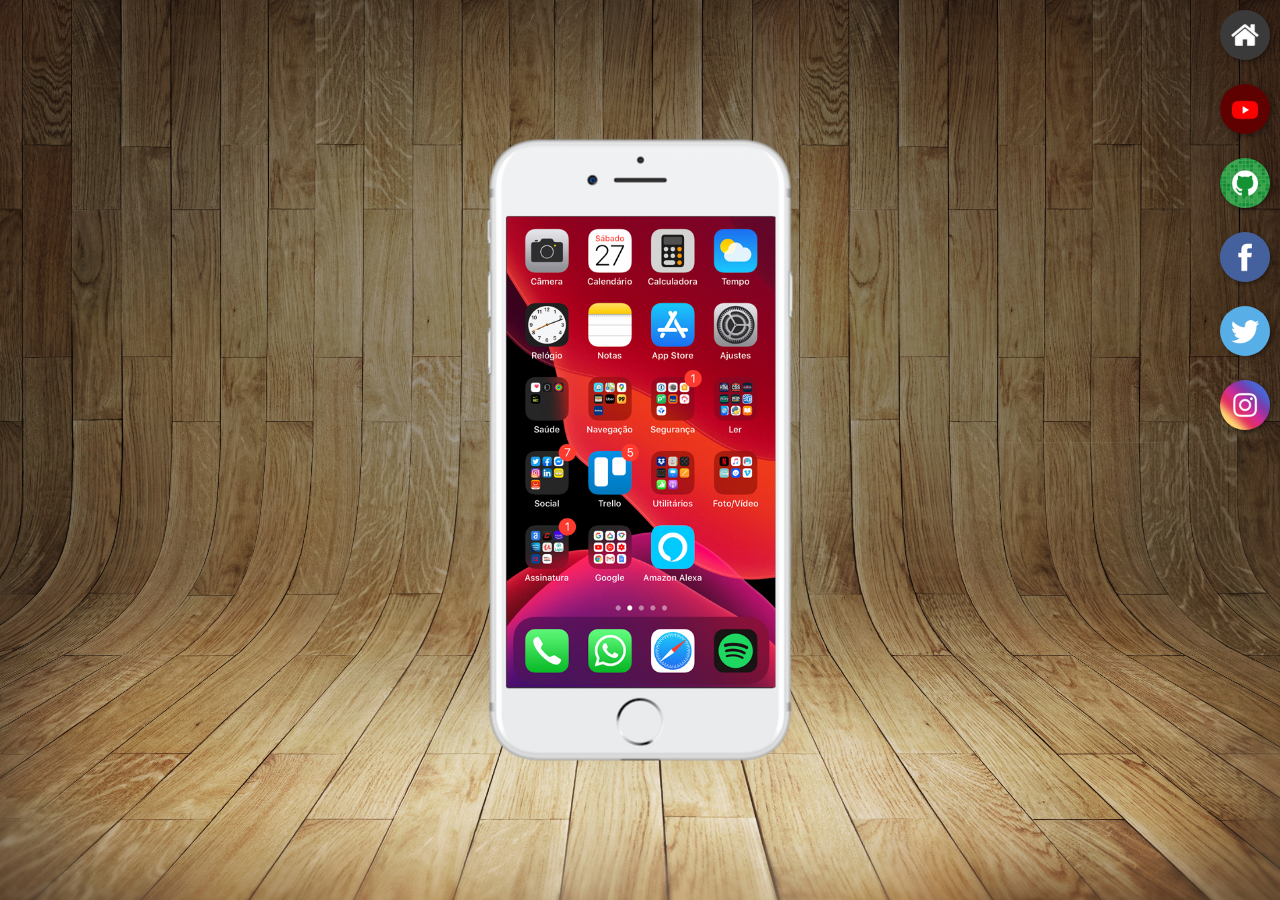
<file: index.html>
<!DOCTYPE html>
<html lang="pt-br">
<head>
    <meta charset="UTF-8">
    <meta http-equiv="X-UA-Compatible" content="IE=edge">
    <meta name="viewport" content="width=device-width, initial-scale=1.0">
    <link rel="shortcut icon" href="favicon.ico" type="image/x-icon">
    <link rel="stylesheet" href="estilos/style.css">
    <title>Projeto Redes Sociais</title>

</head>
<body>
    <main>
        <section id="telefone">
            <iframe src="home.html" name="tela" id="tela" frameborder="0">Navegador Não Compativel</iframe>
        </section>
        <section id="redes">
            <a href="home.html" target="tela"><img src="imagens/logo-home.jpg" alt="home"></a><br>
            <a href="youtube.html" target="tela"><img src="imagens/logo-youtube.jpg" alt="Youtube"></a><br>
            <a href="git.html" target="tela"><img src="imagens/logo-github.jpg" alt="git"></a><br>
            <a href="facebook.html" target="tela"><img src="imagens/logo-facebook.jpg" alt="facebok"></a><br>
            <a href="twiter.html" target="tela"><img src="imagens/logo-twitter.jpg" alt=""></a><br>
            <a href="instagram.html" target="tela"><img src="imagens/logo-instagram.jpg" alt=""></a><br>
        </section>
    </main>
    
</body>
</html>
</file>
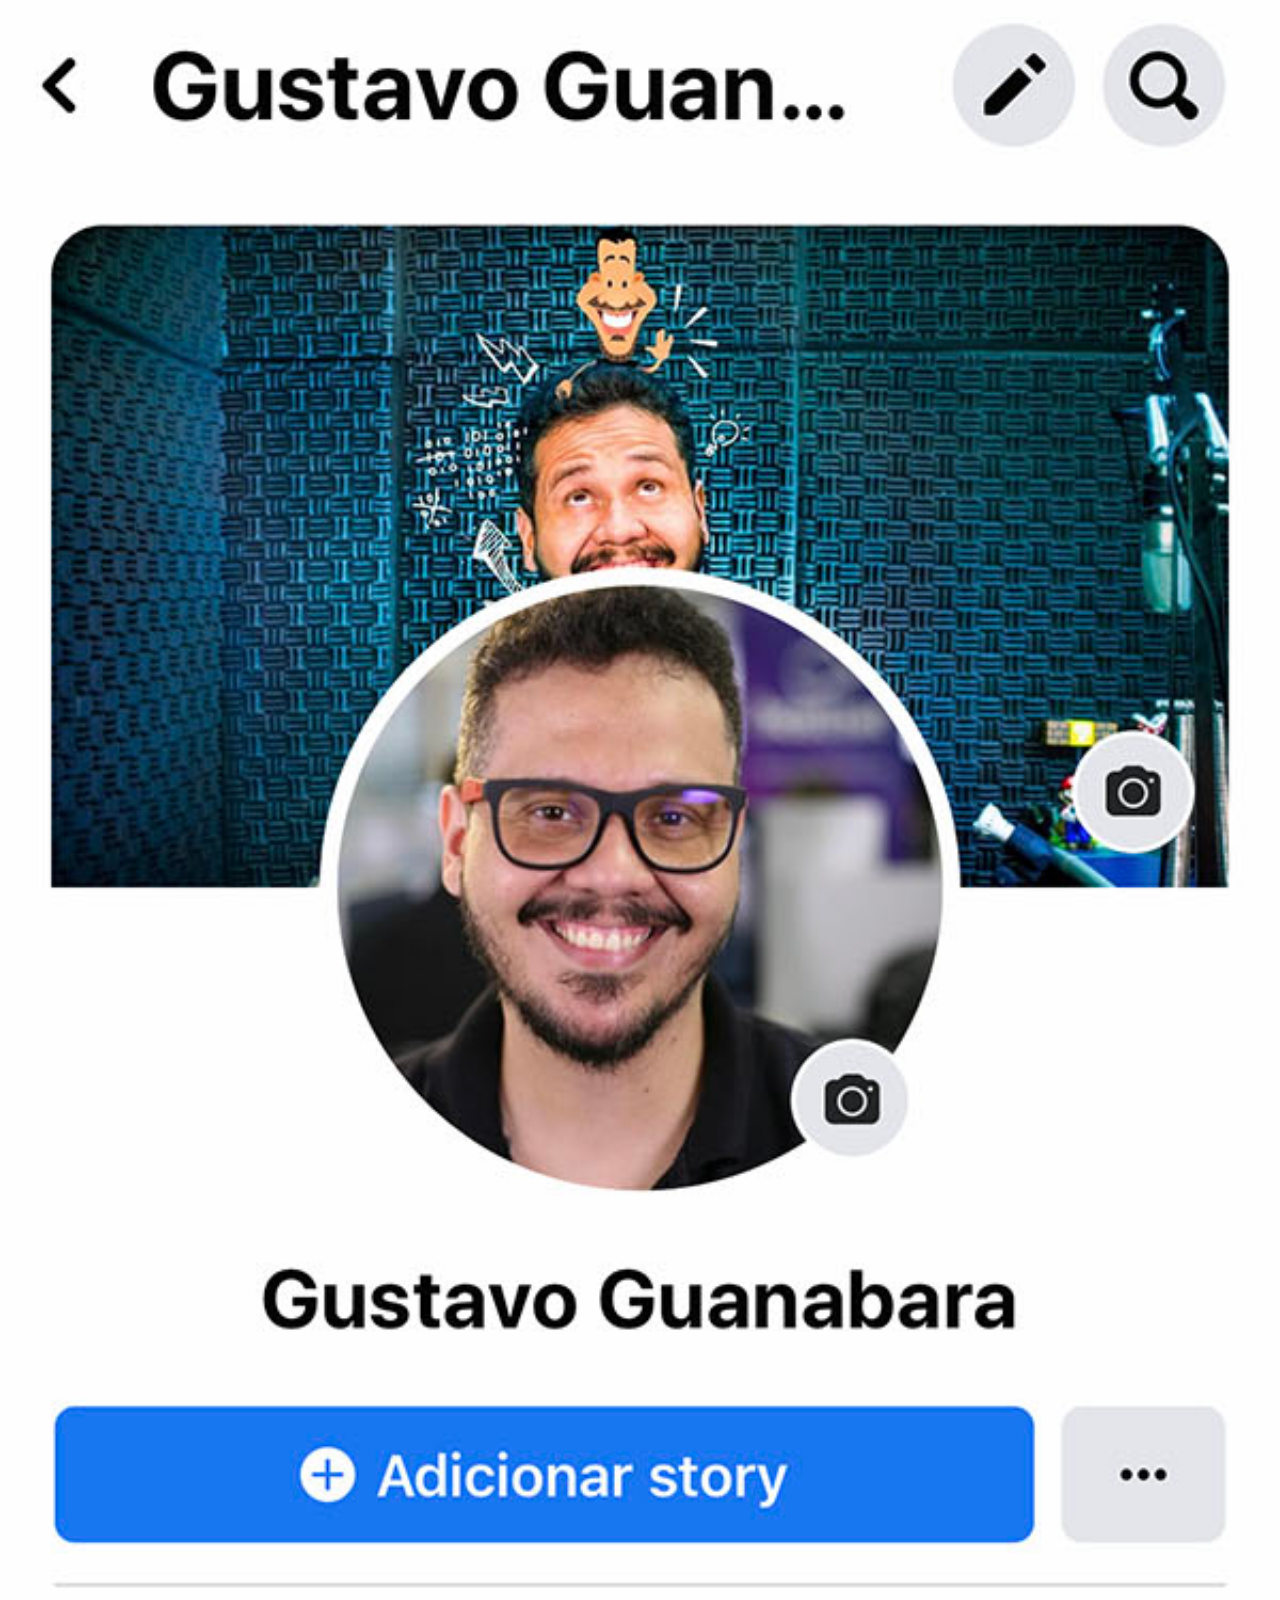
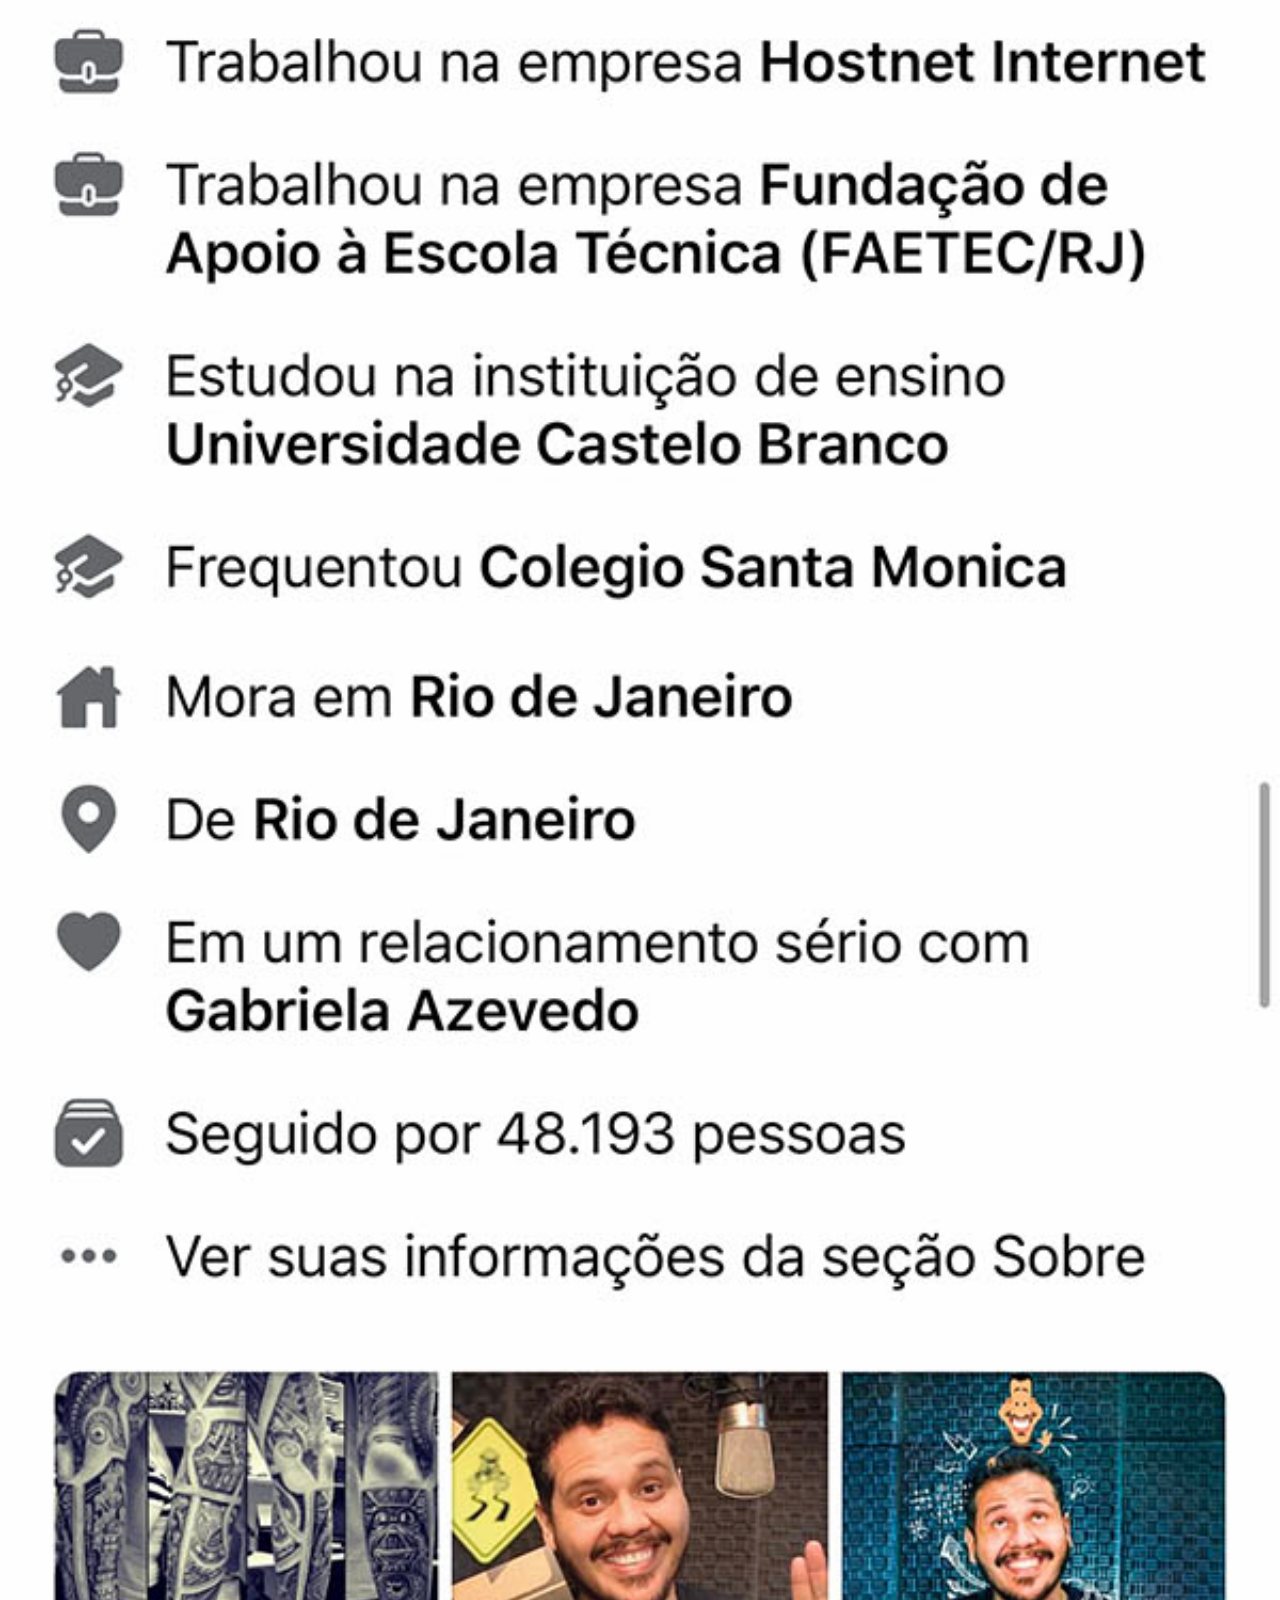
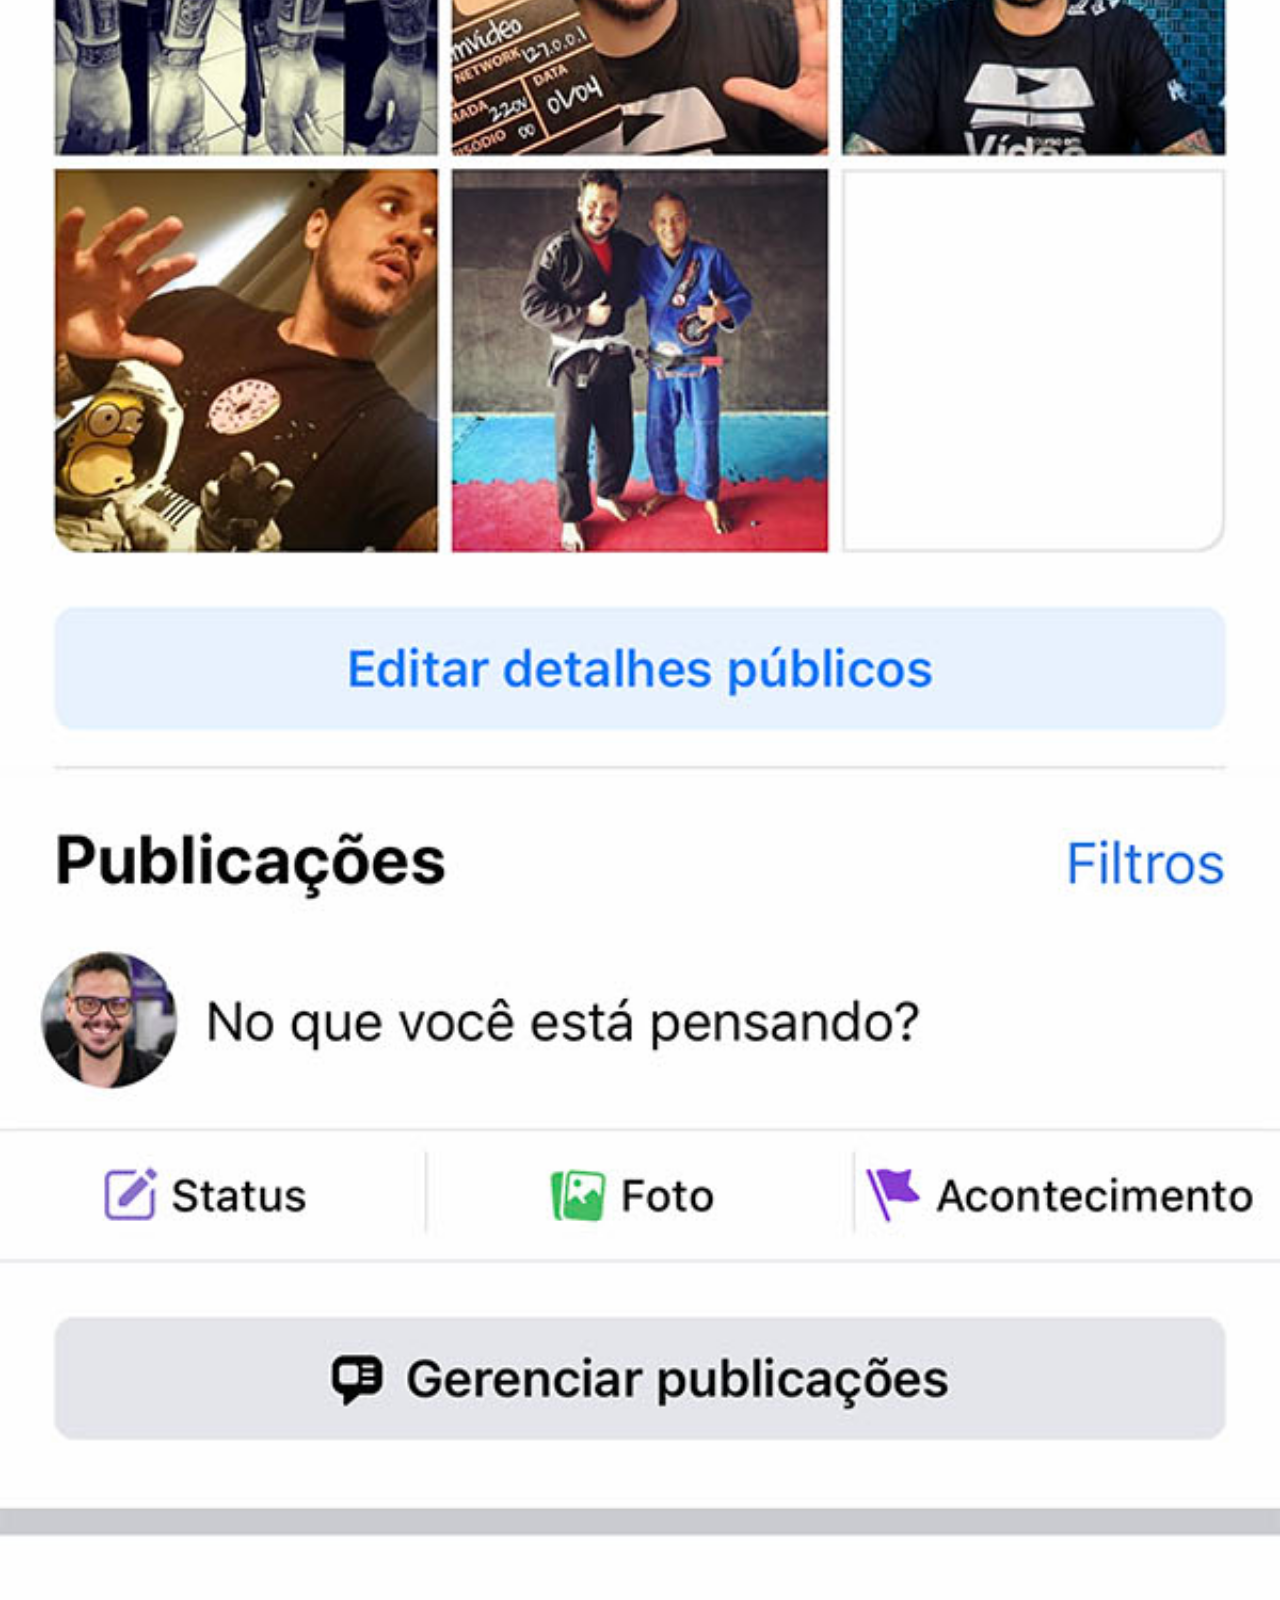
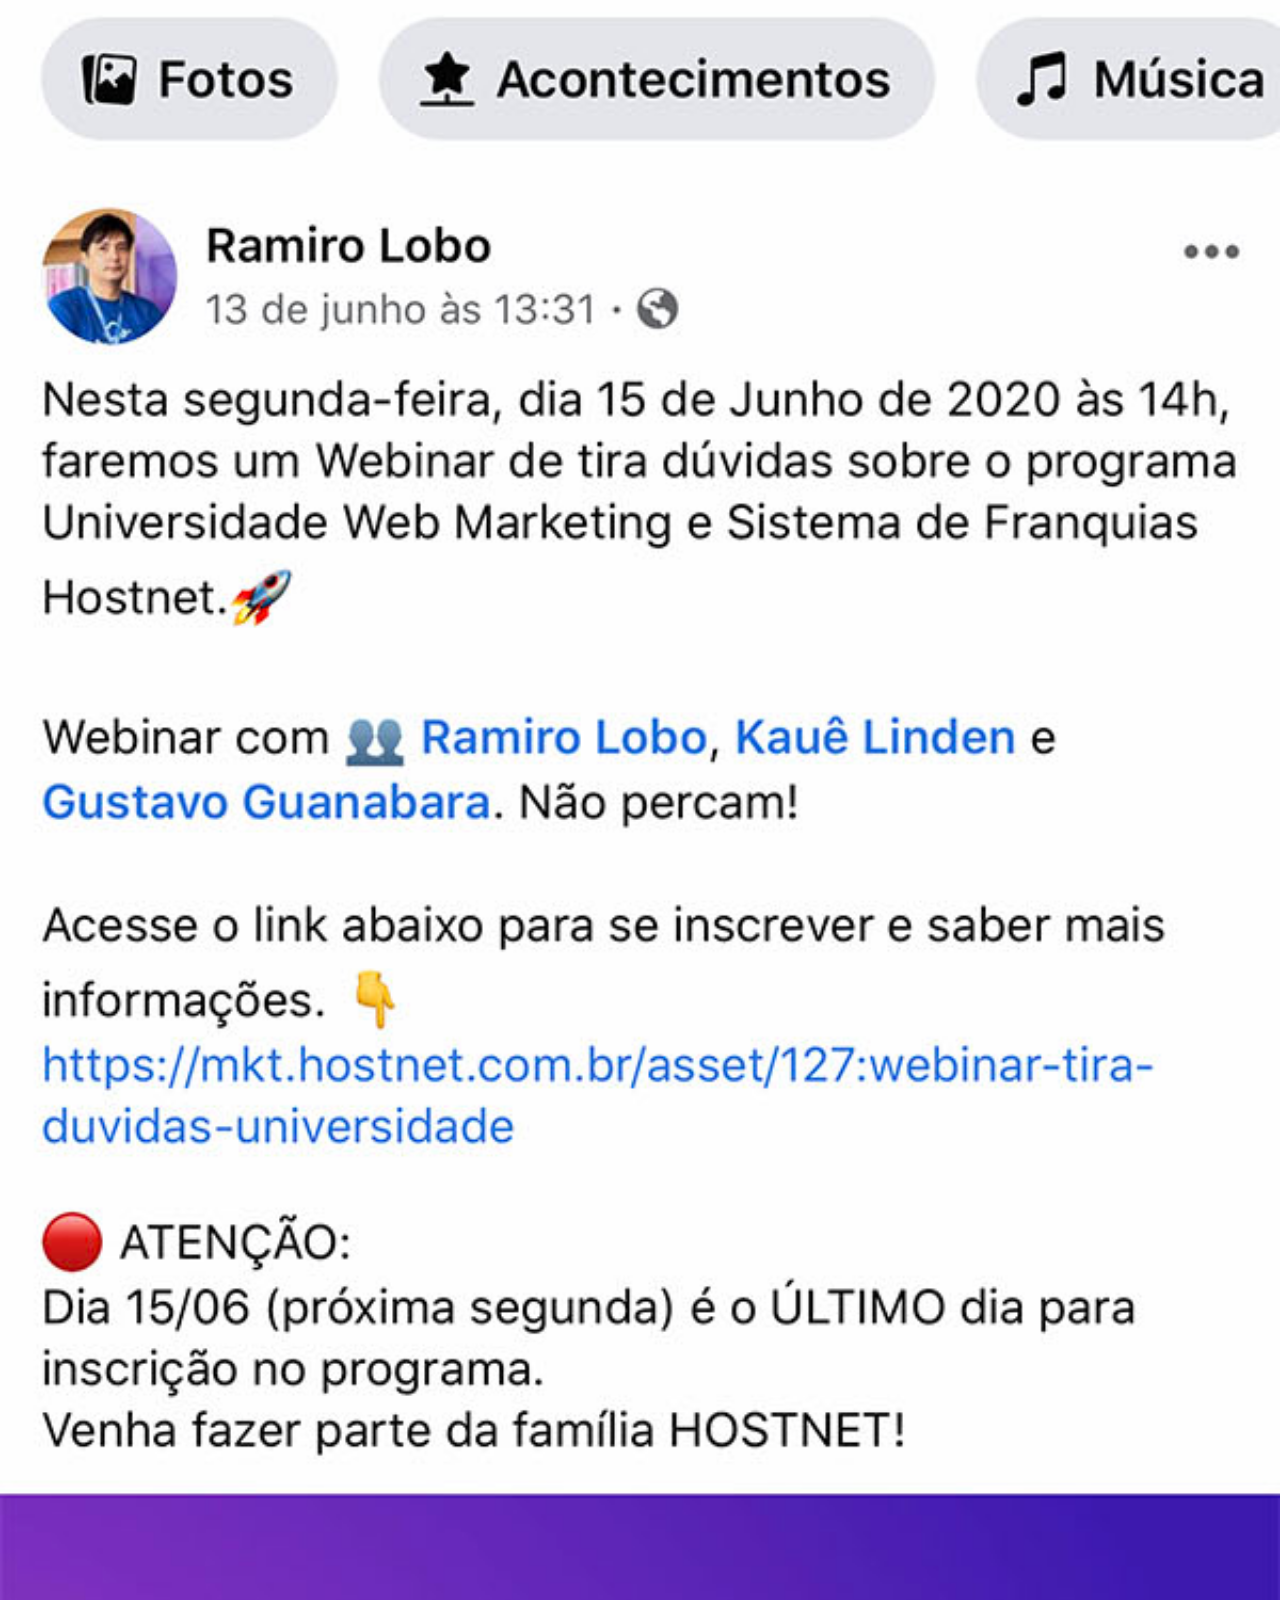
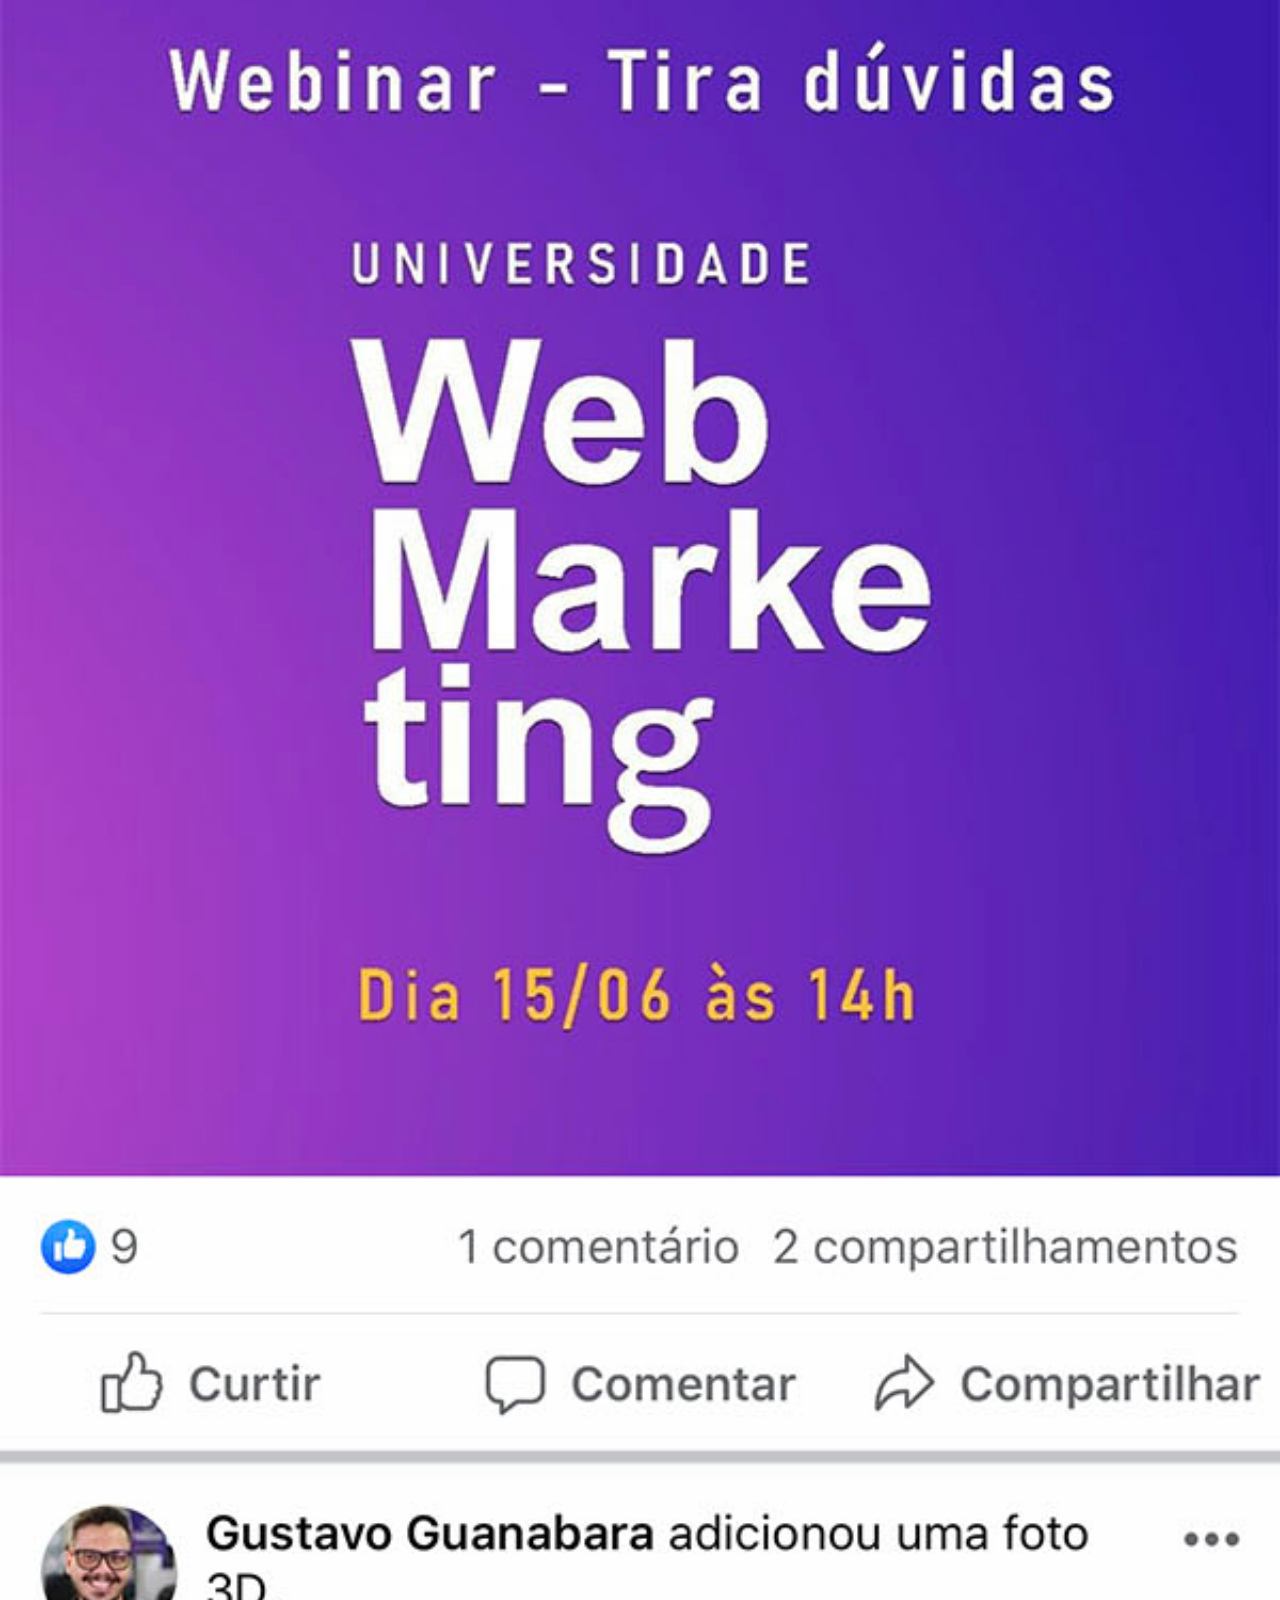
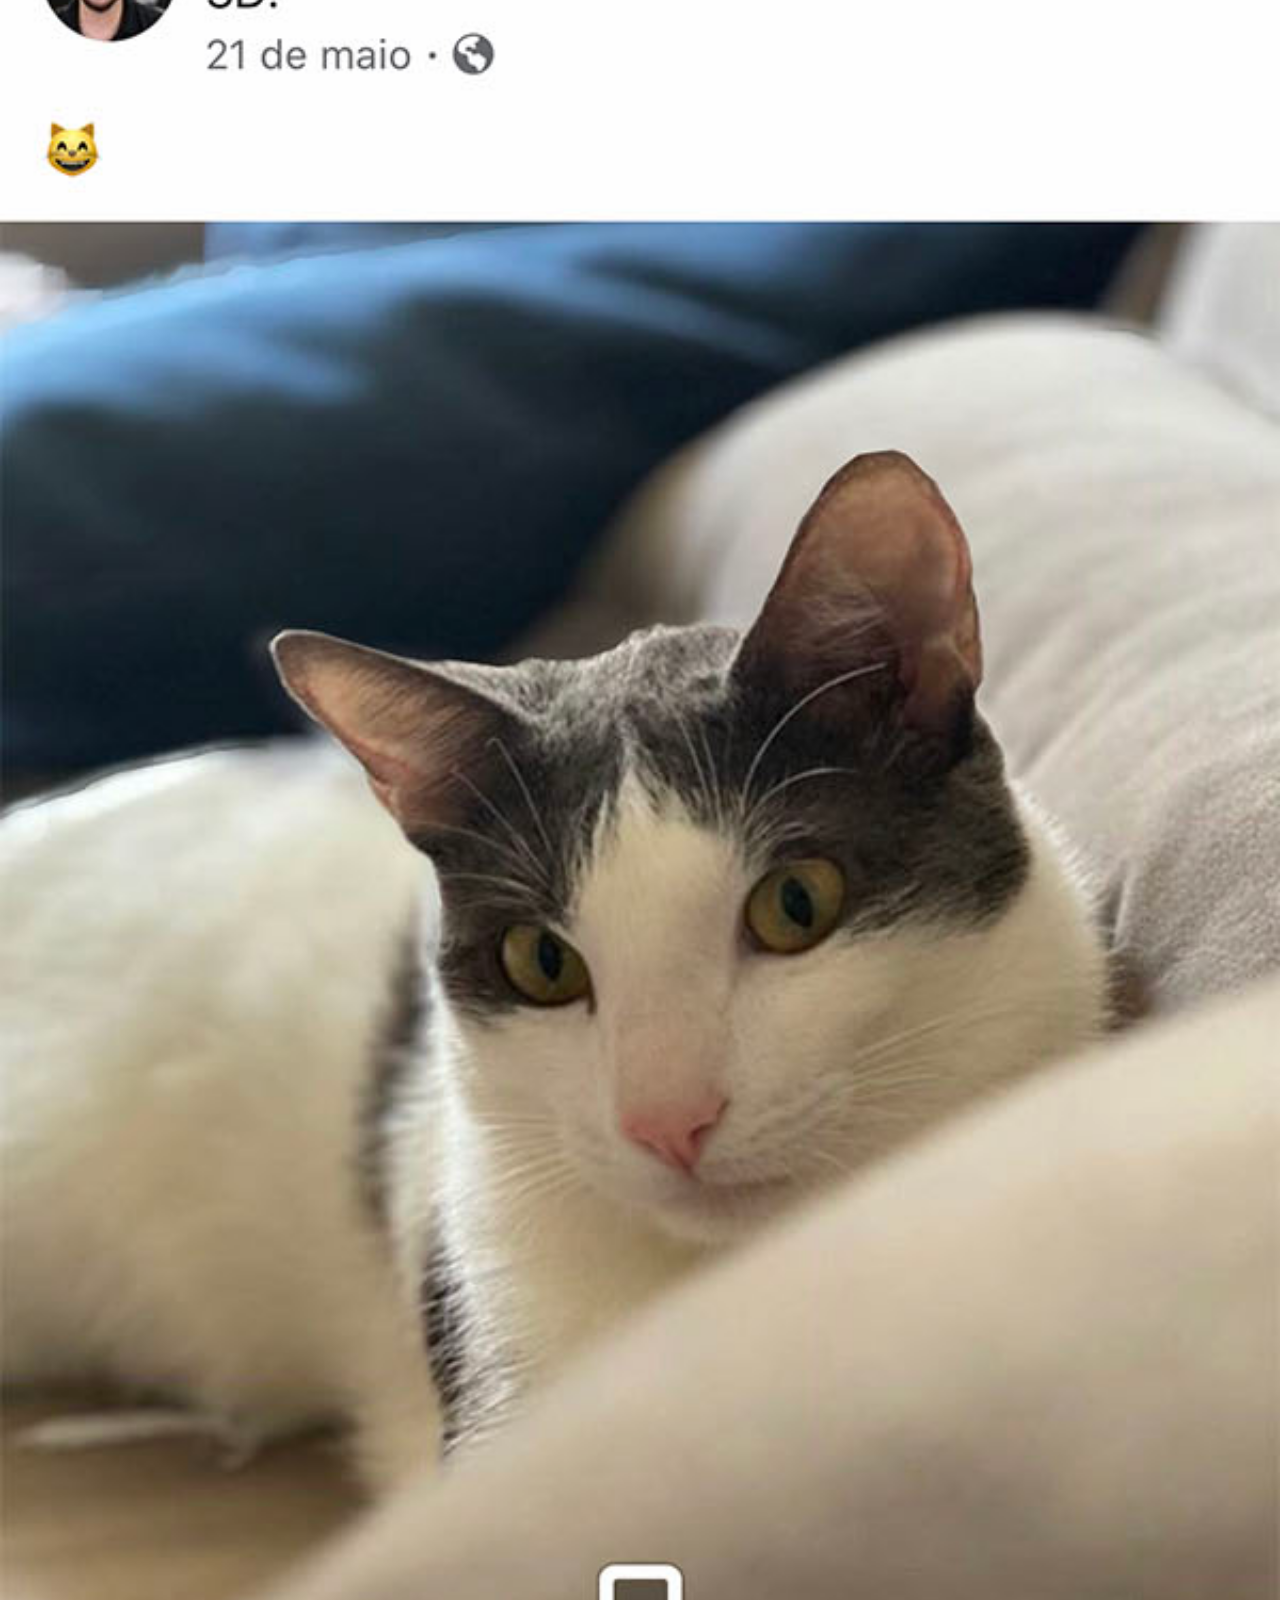
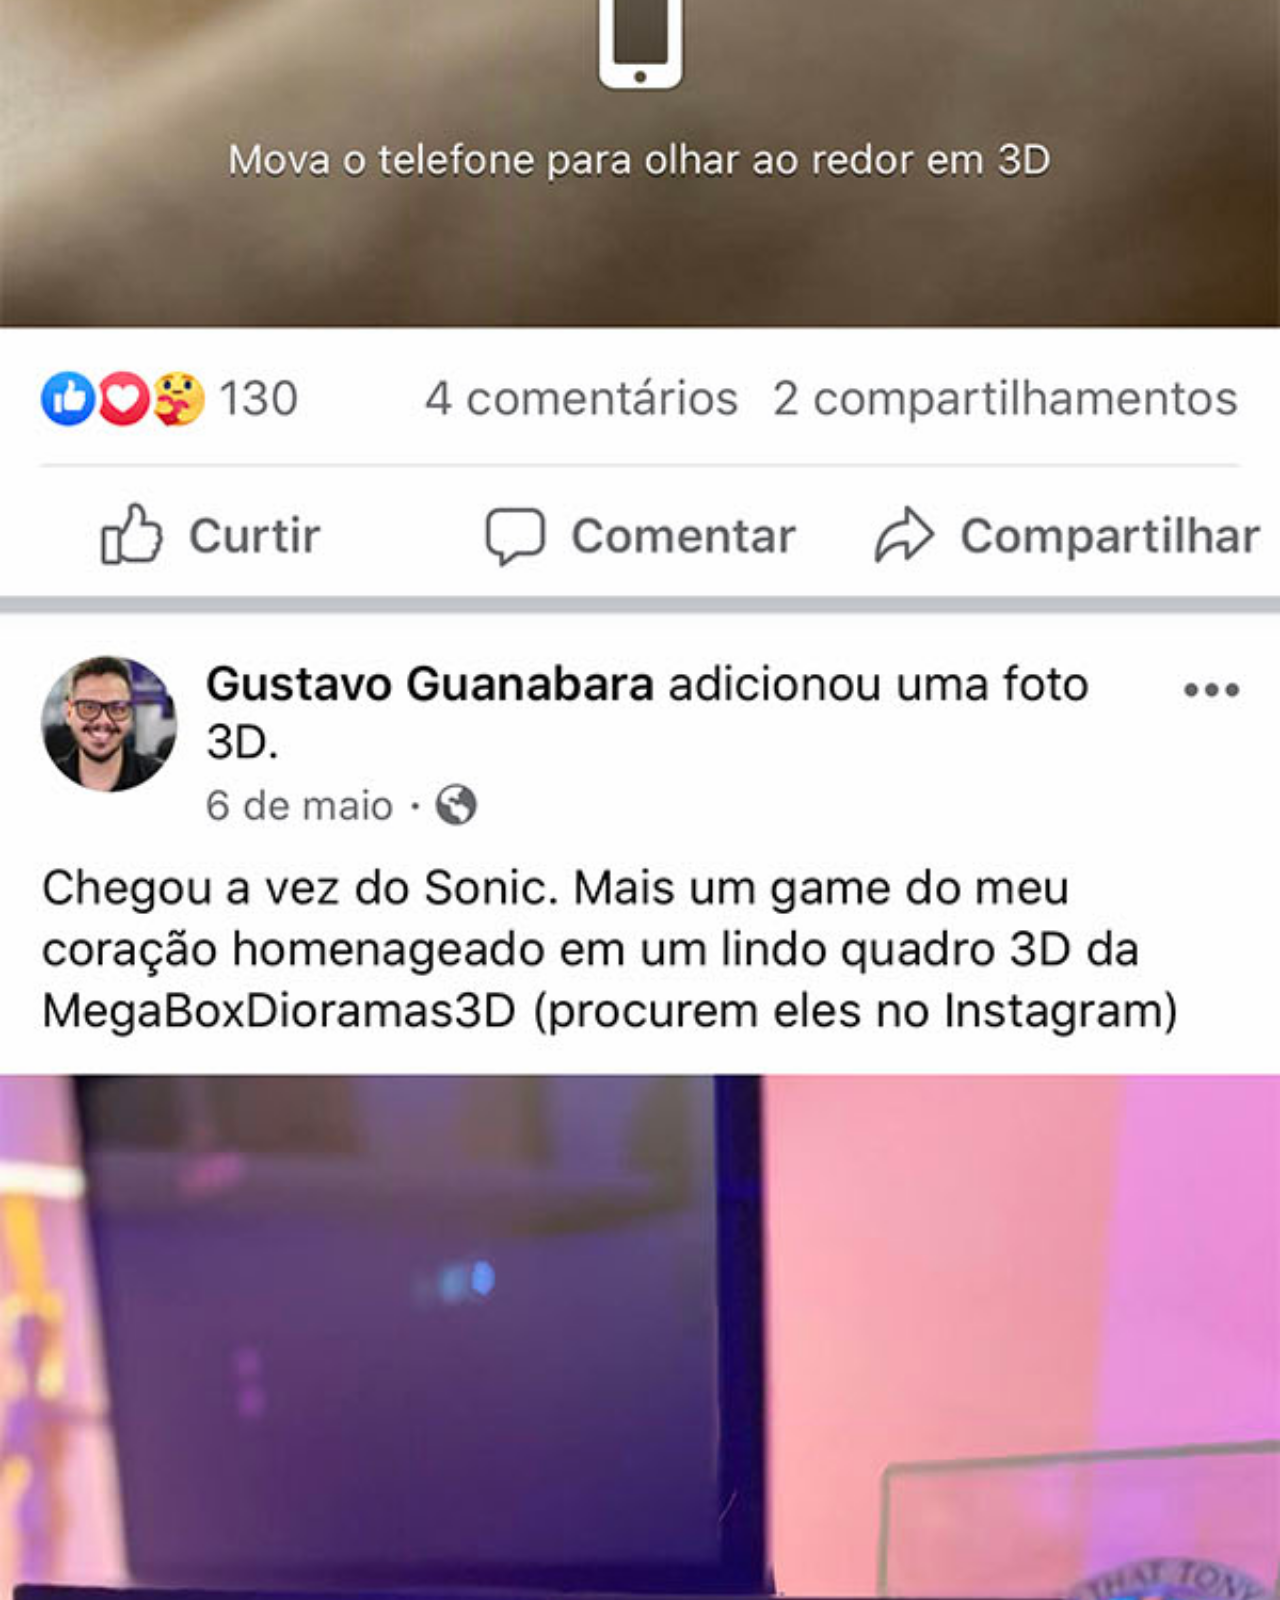
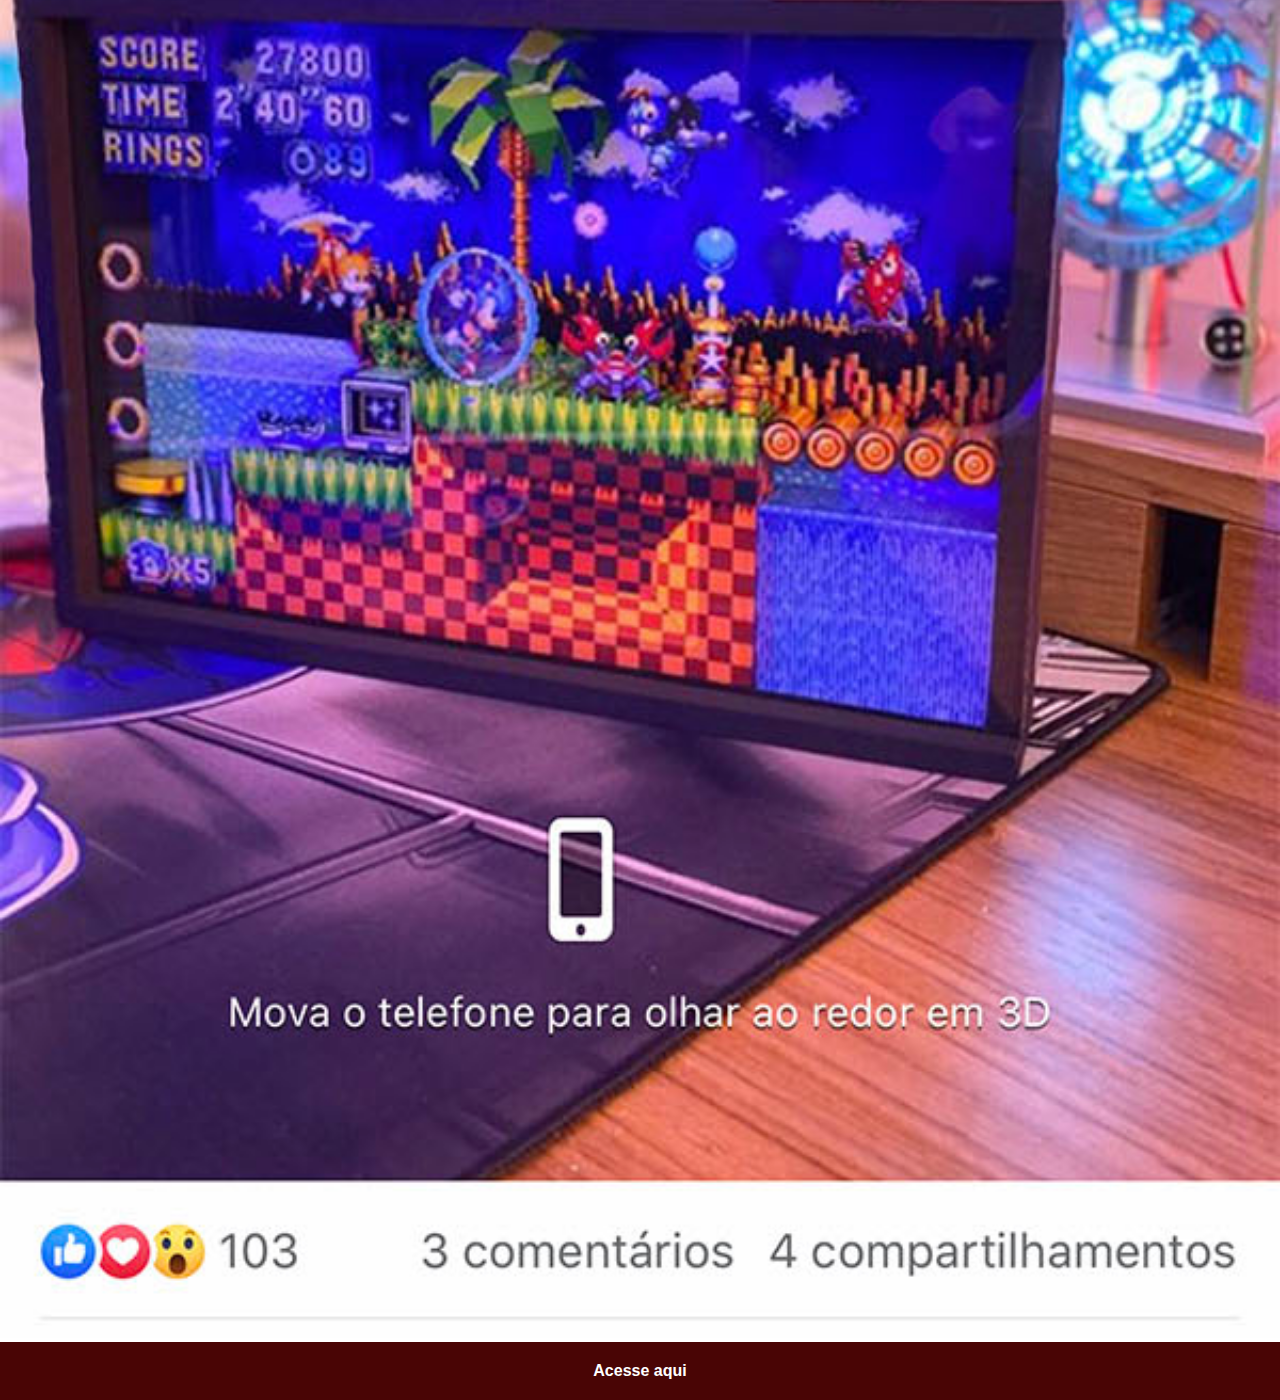
<file: facebook.html>
<!DOCTYPE html>
<html lang="en">
<head>
    <meta charset="UTF-8">
    <meta http-equiv="X-UA-Compatible" content="IE=edge">
    <meta name="viewport" content="width=device-width, initial-scale=1.0">
    <title>Document</title>
    <link rel="stylesheet" href="estilos/social.css">
</head>
<body>
    <img src="imagens/tela-facebook.jpg" alt="tela do facebok">
    <a href="facebock.com" target="blank">Acesse aqui</a>
</body>
</html>
</file>
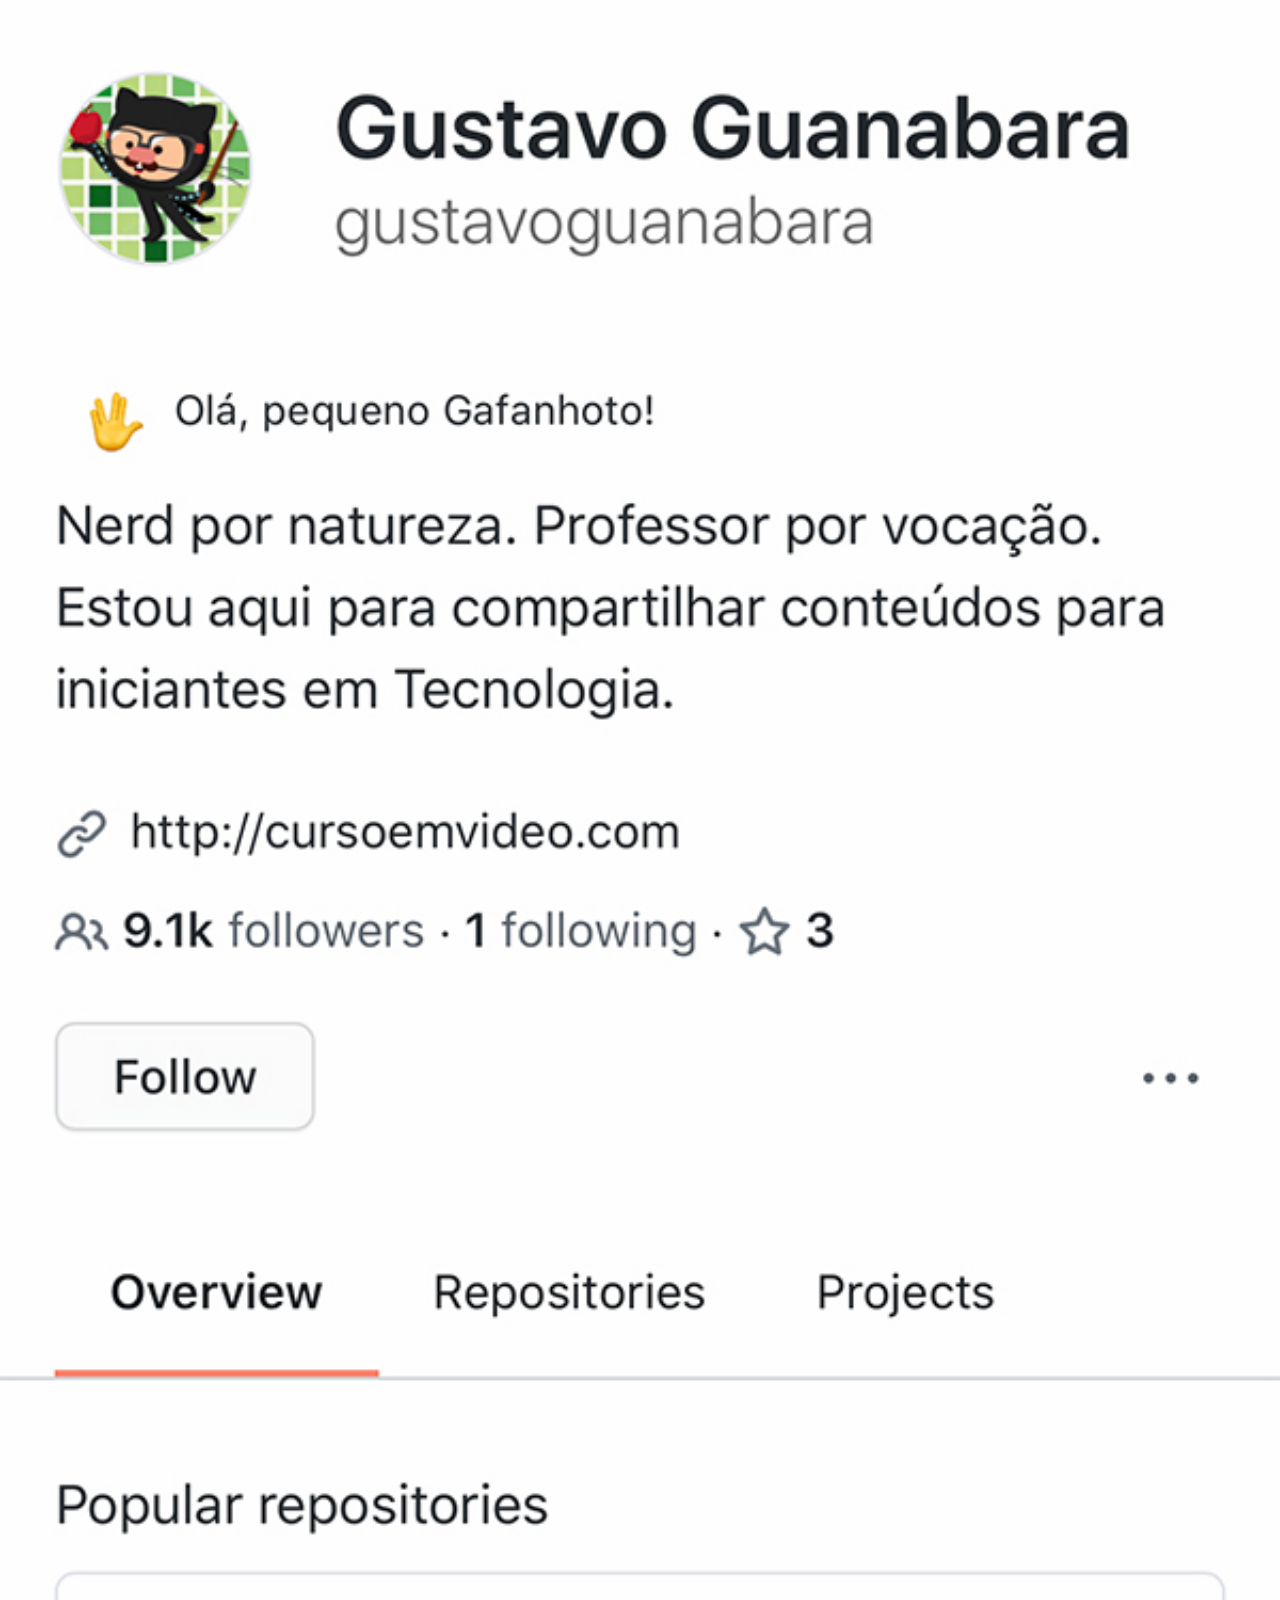
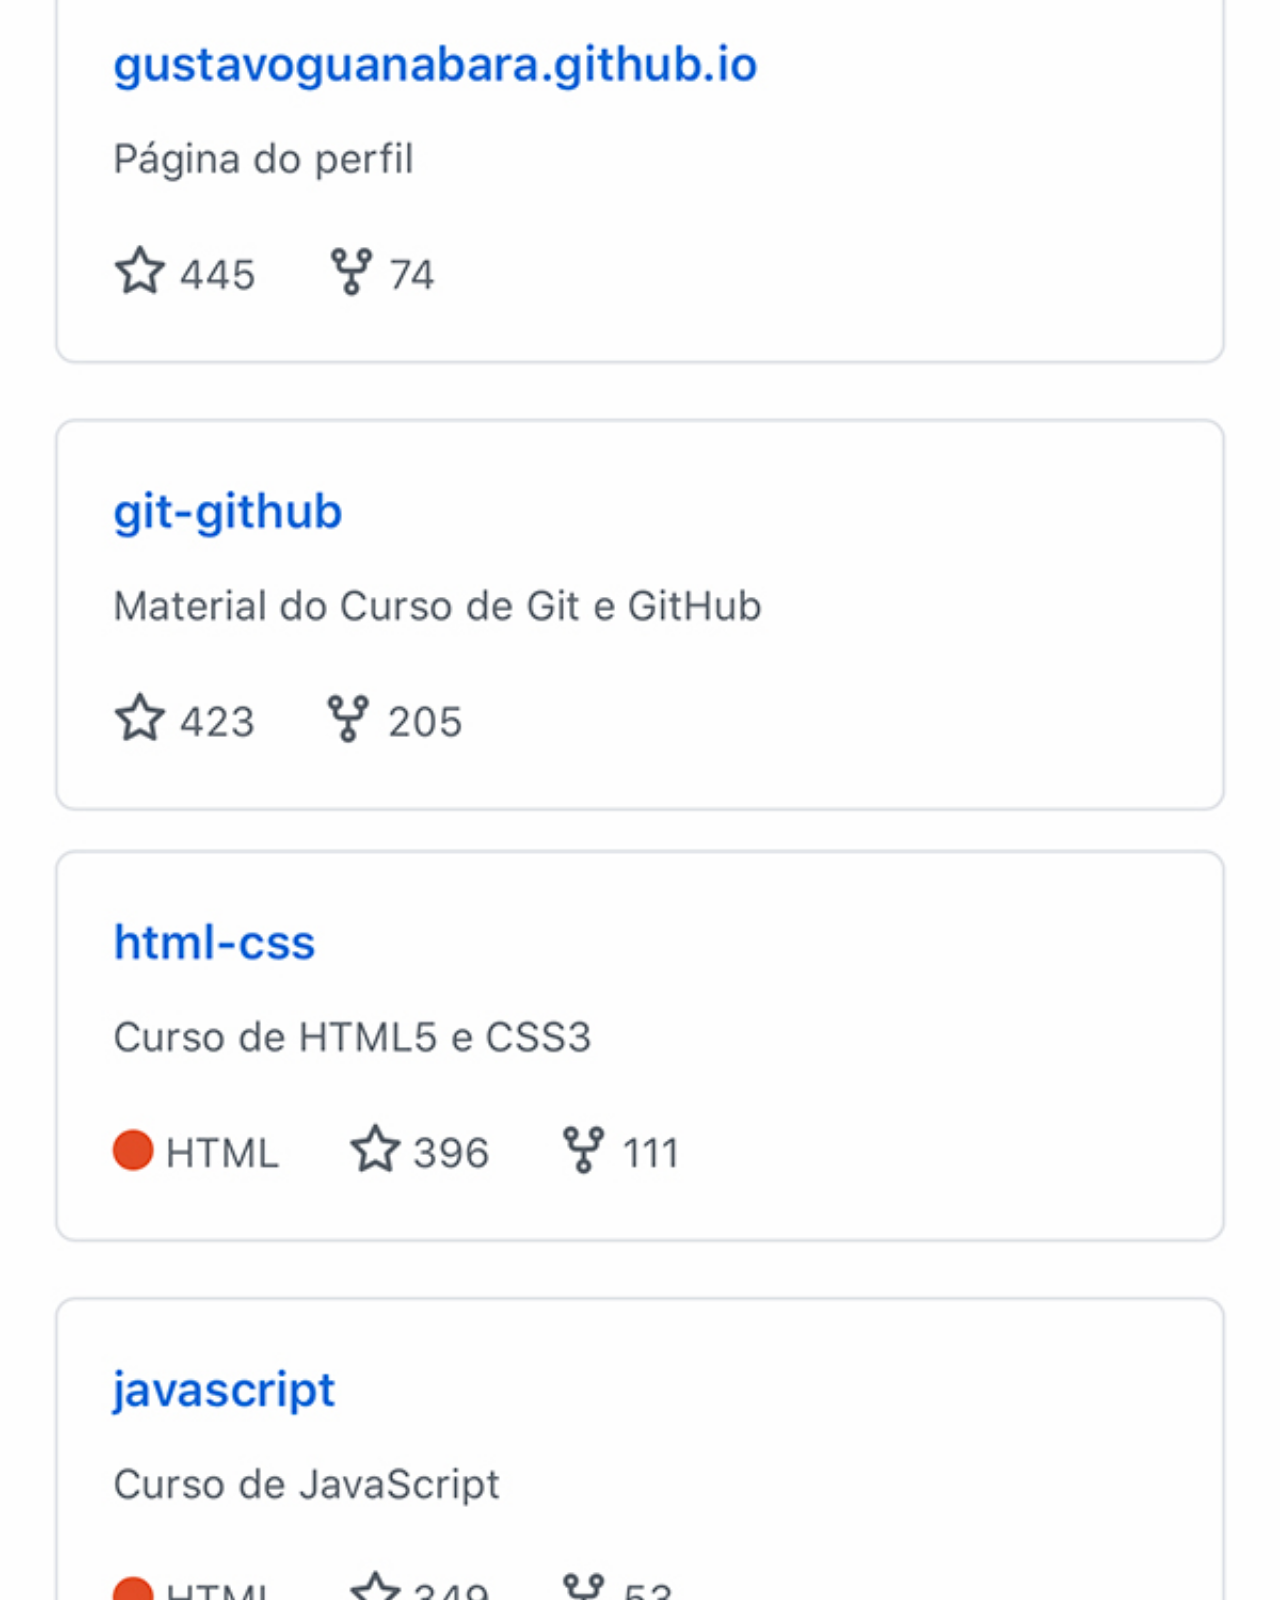
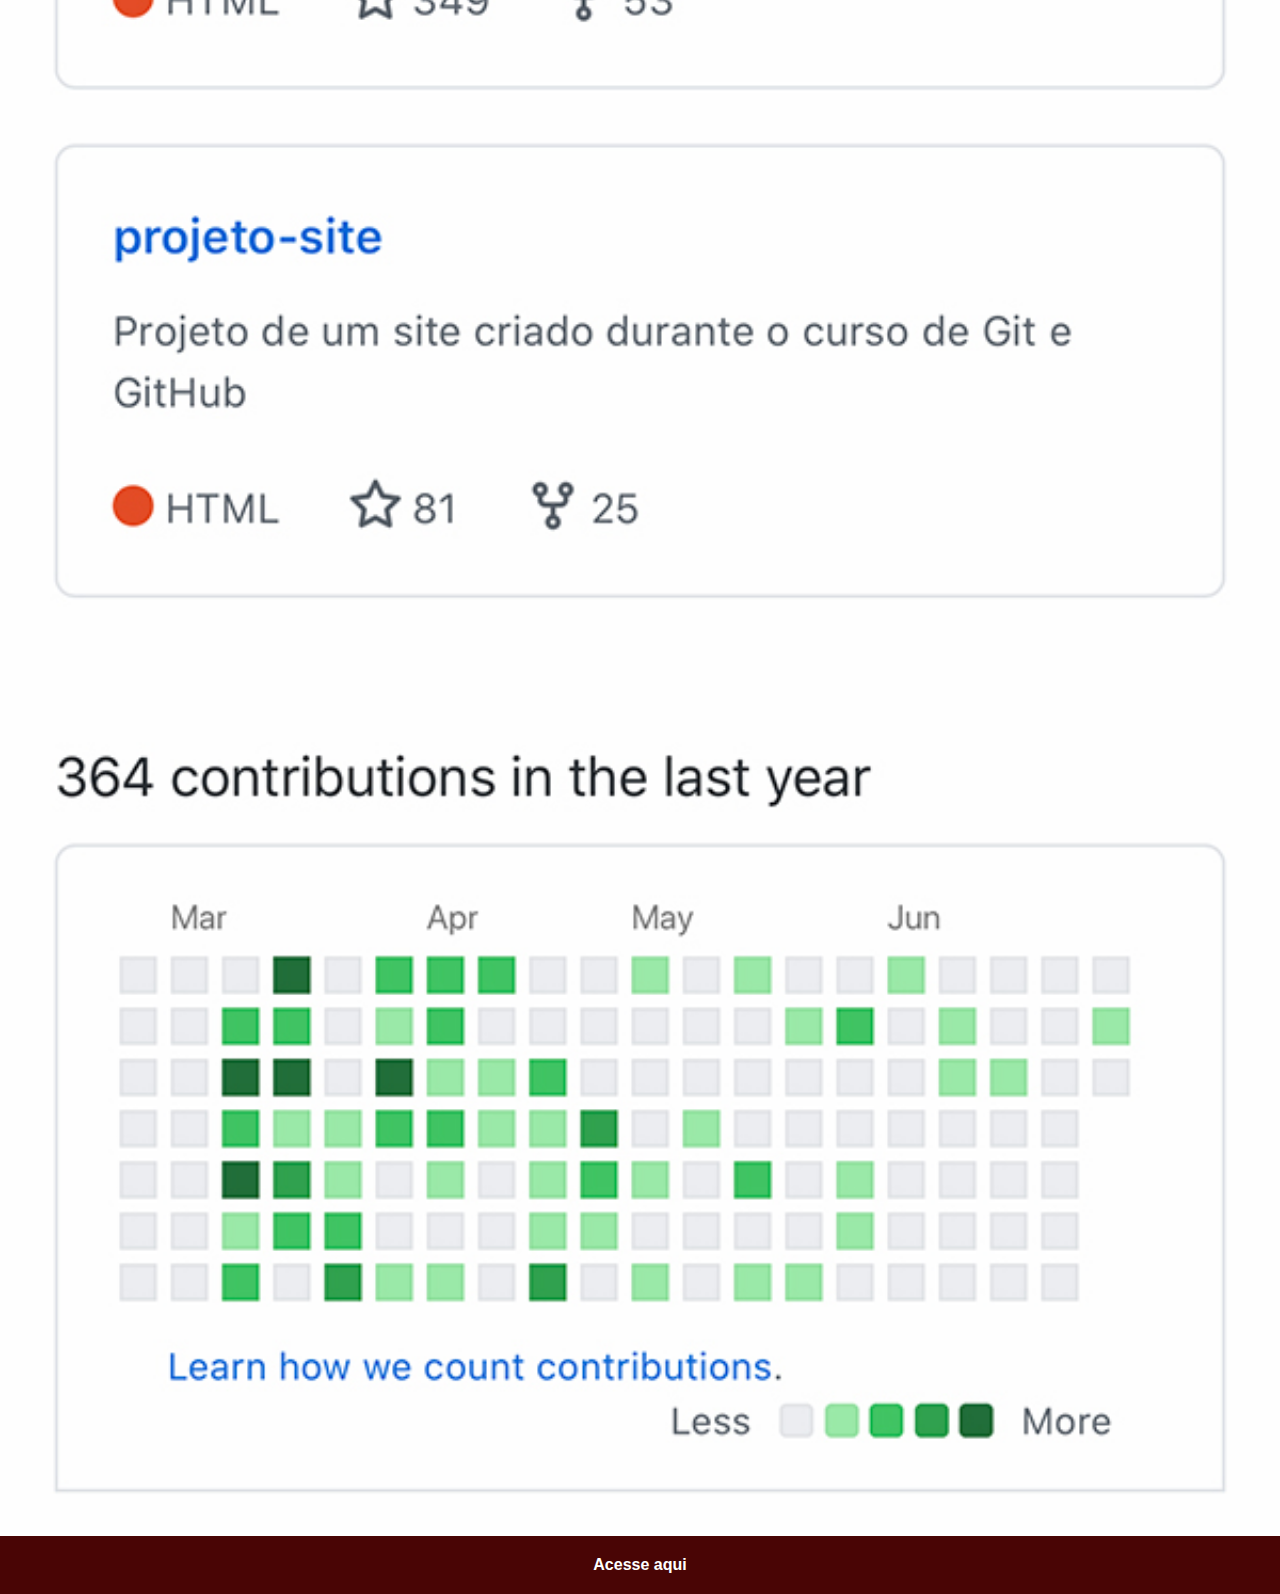
<file: git.html>
<!DOCTYPE html>
<html lang="en">
<head>
    <meta charset="UTF-8">
    <meta http-equiv="X-UA-Compatible" content="IE=edge">
    <meta name="viewport" content="width=device-width, initial-scale=1.0">
    <title>Document</title>
    <link rel="stylesheet" href="estilos/social.css">
</head>
<body>
    <img src="imagens/tela-github.jpg" alt="tela do Youtube">
    <a href="git.com" target="blank">Acesse aqui</a>
</body>
</html>
</file>
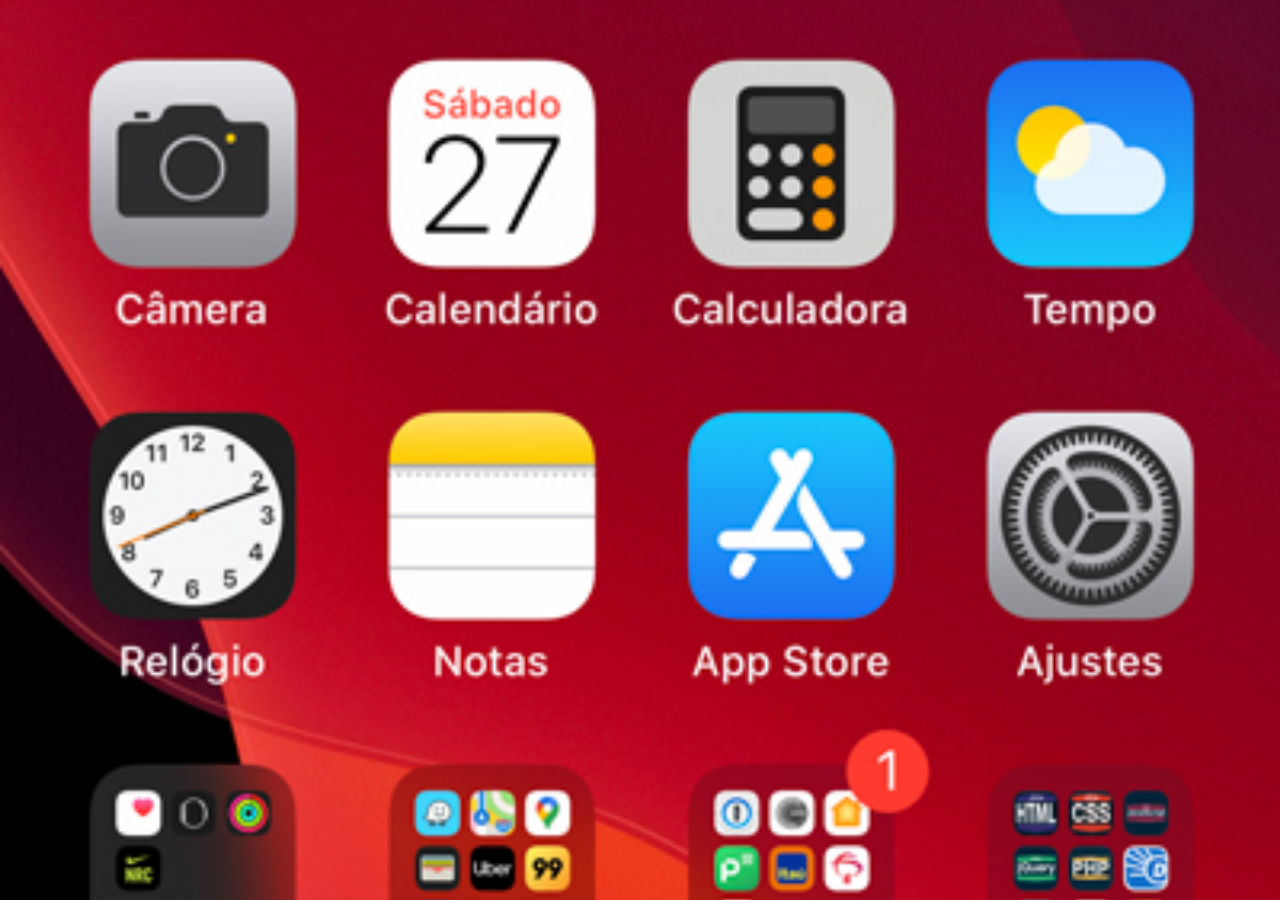
<file: home.html>
<!DOCTYPE html>
<html lang="pt-br">
<head>
    <meta charset="UTF-8">
    <meta http-equiv="X-UA-Compatible" content="IE=edge">
    <meta name="viewport" content="width=device-width, initial-scale=1.0">
    <title>home</title>
</head>
<style>
    *{
        margin: 0px;
        padding: 0px;
    }
    body{
        width: 100vw;
        height: 100vh;
        background:black url(imagens/tela-home.jpg) no-repeat top center;
        background-size: cover;
    
    }
</style>
<body>
    
</body>
</html>
</file>
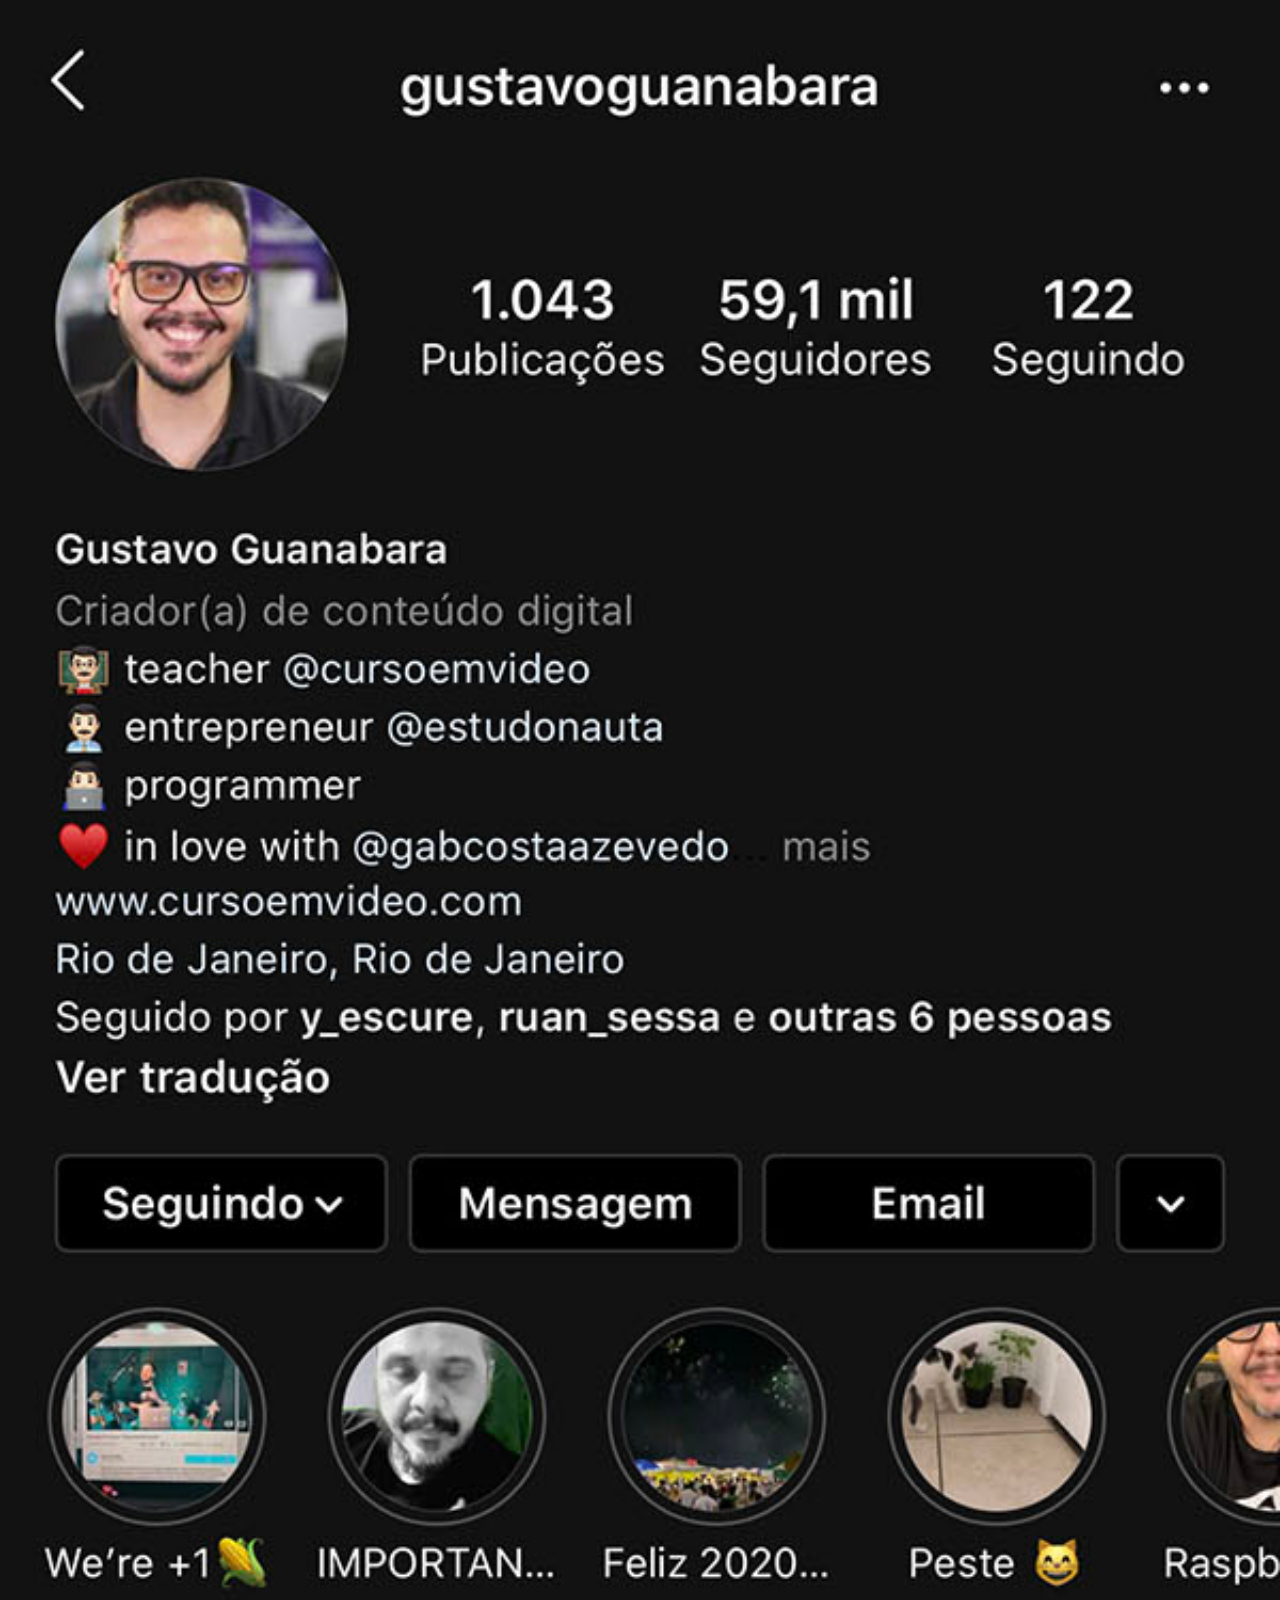
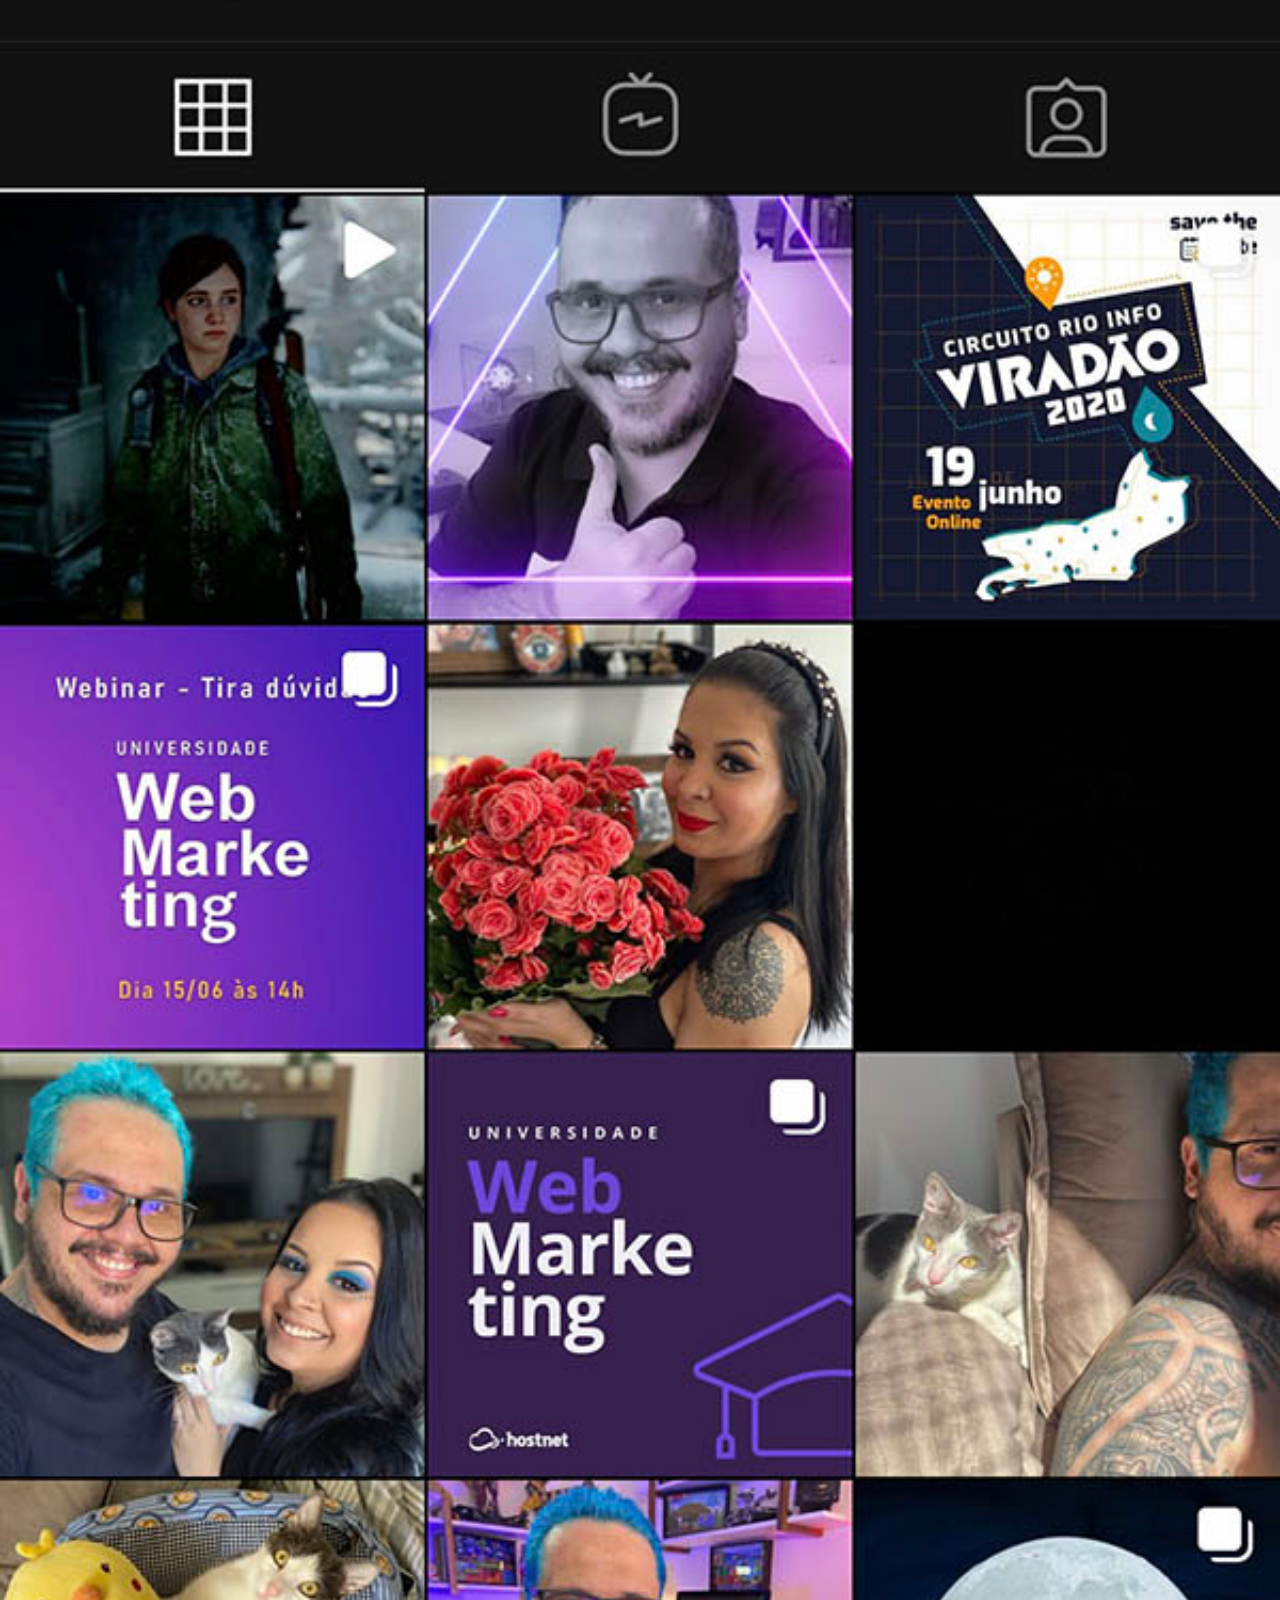
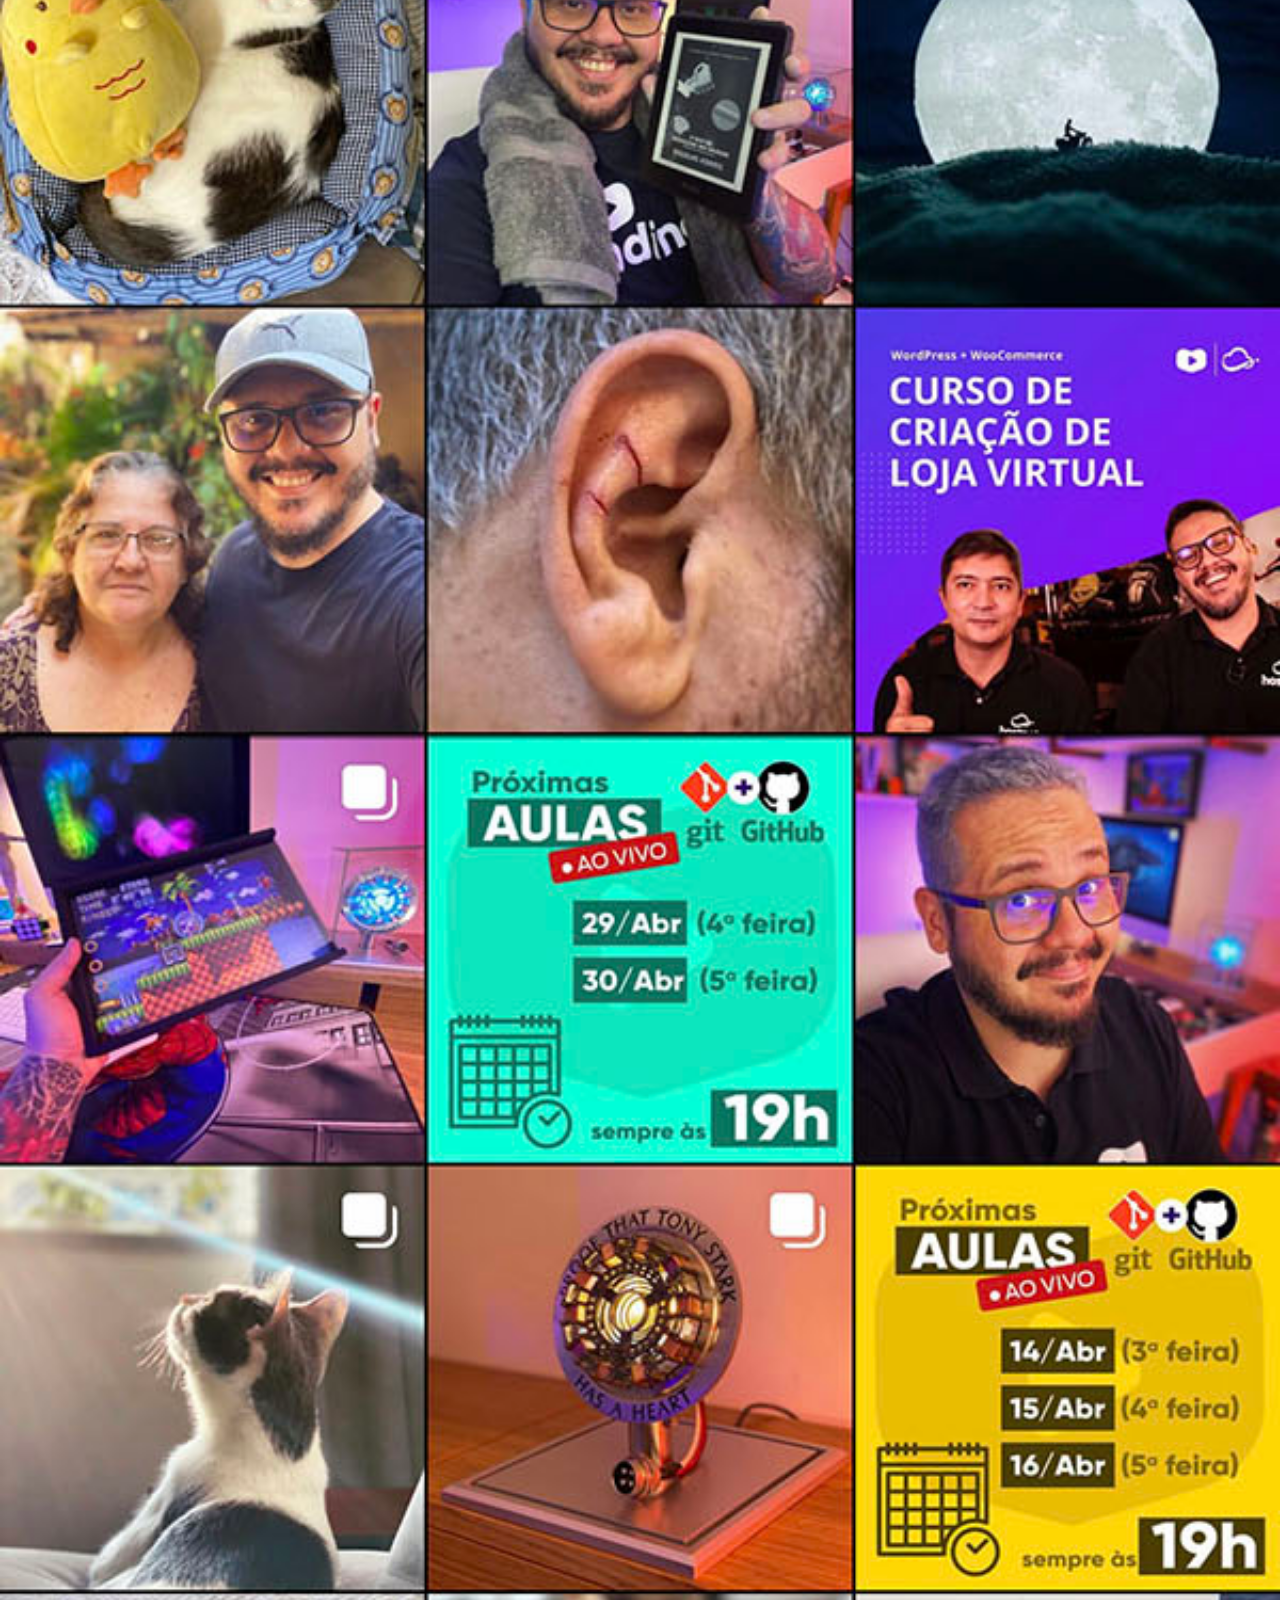
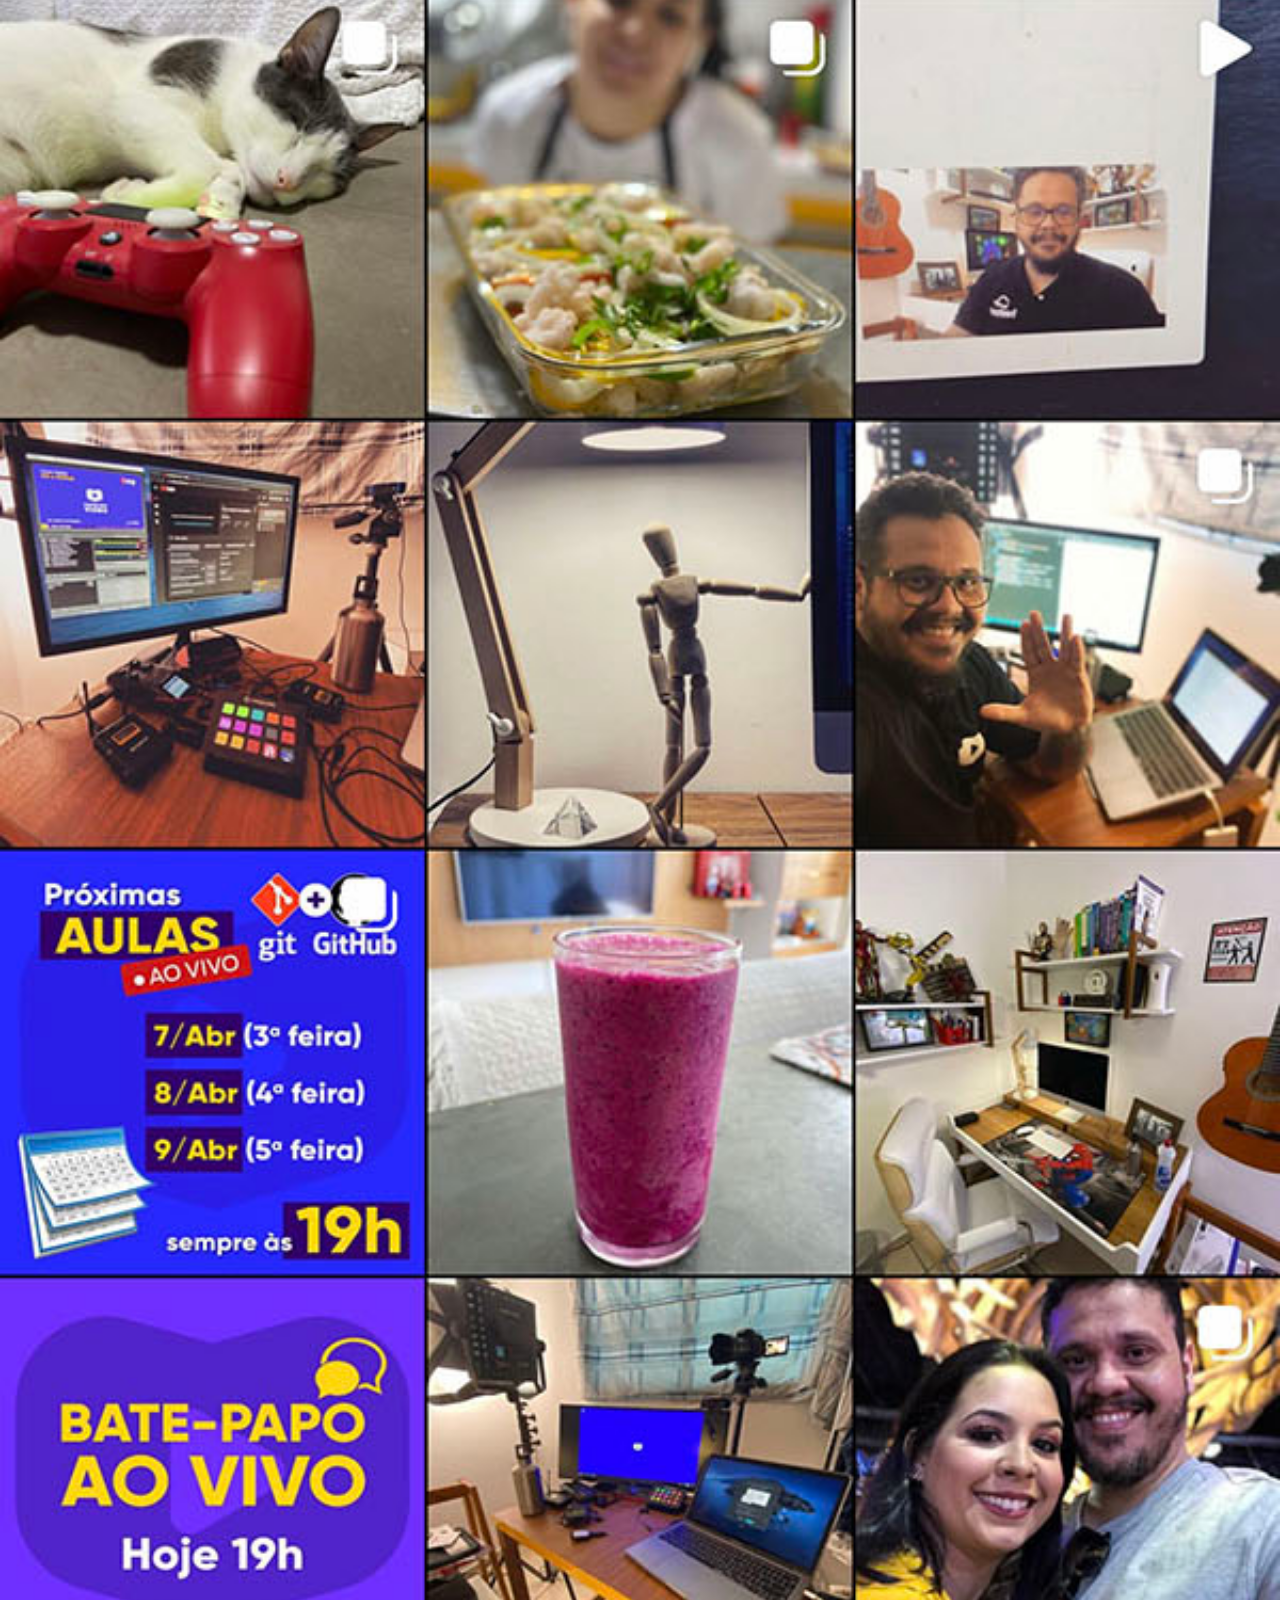
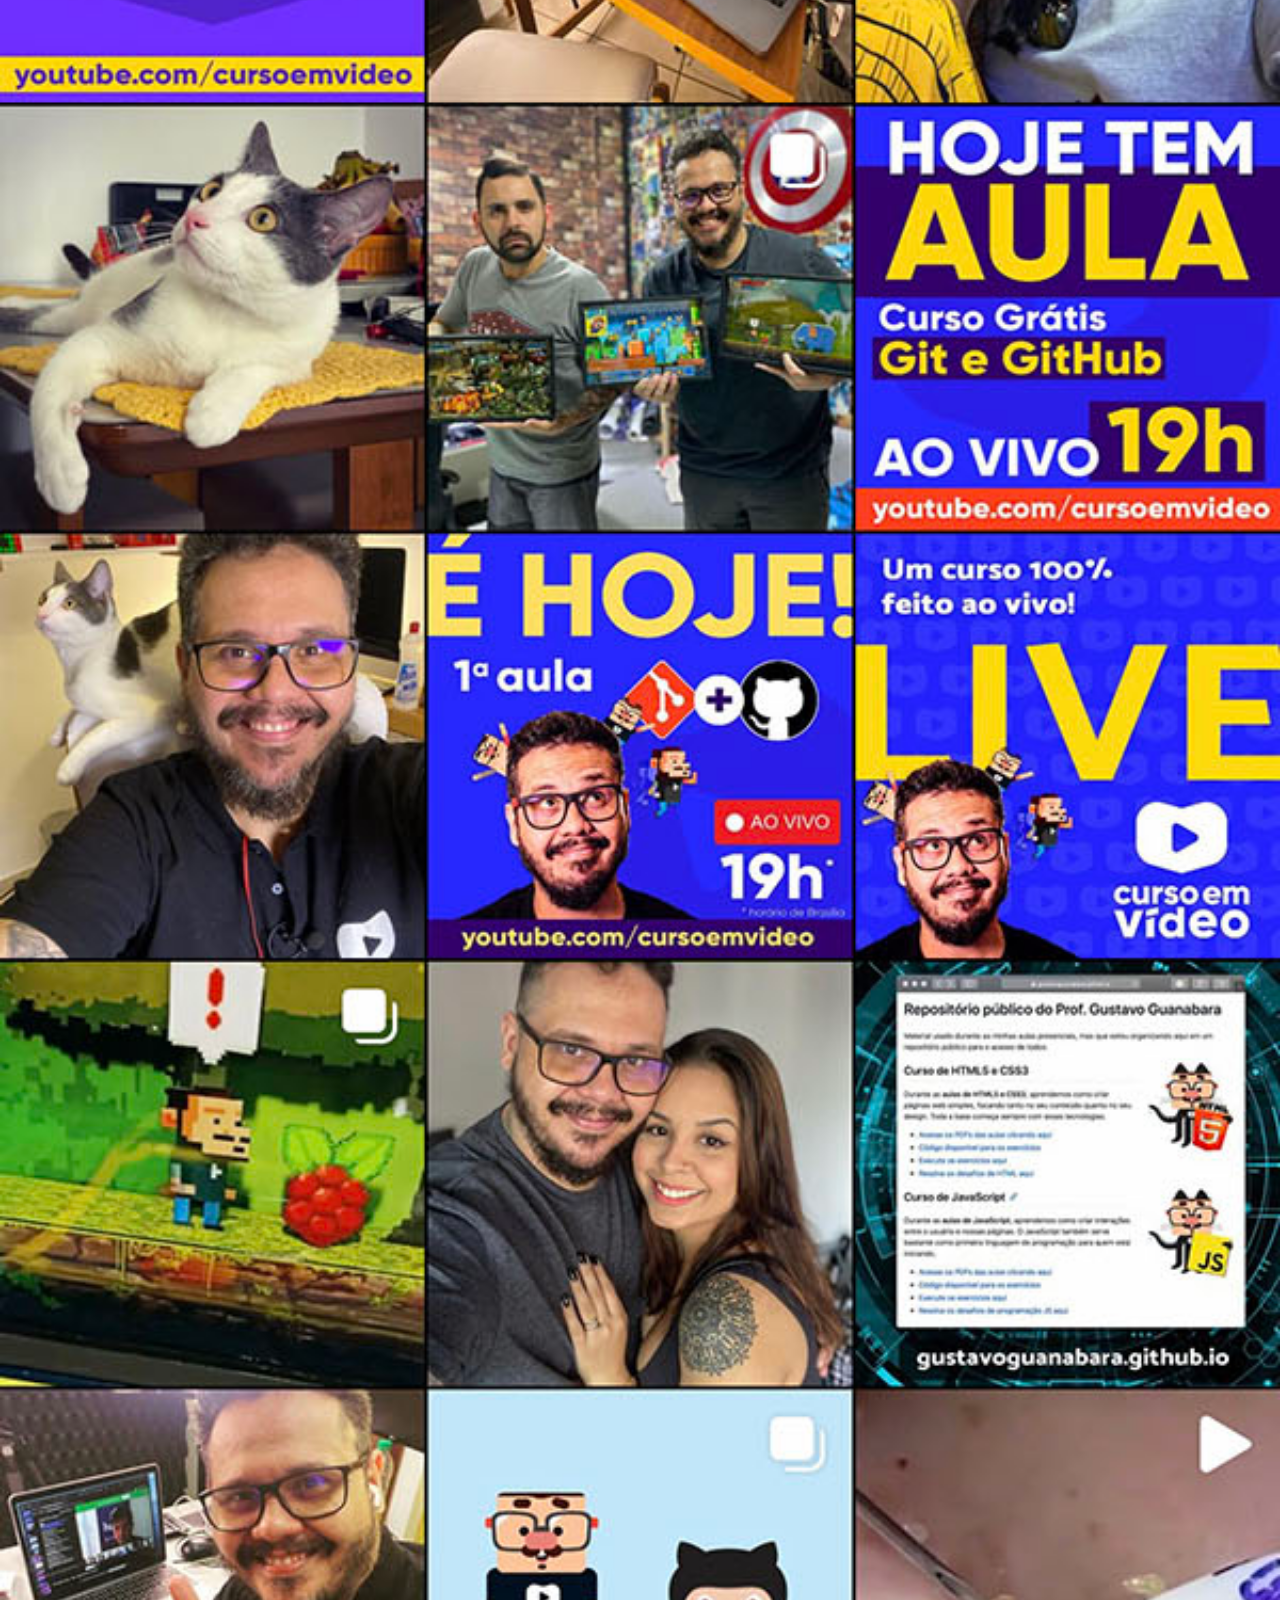
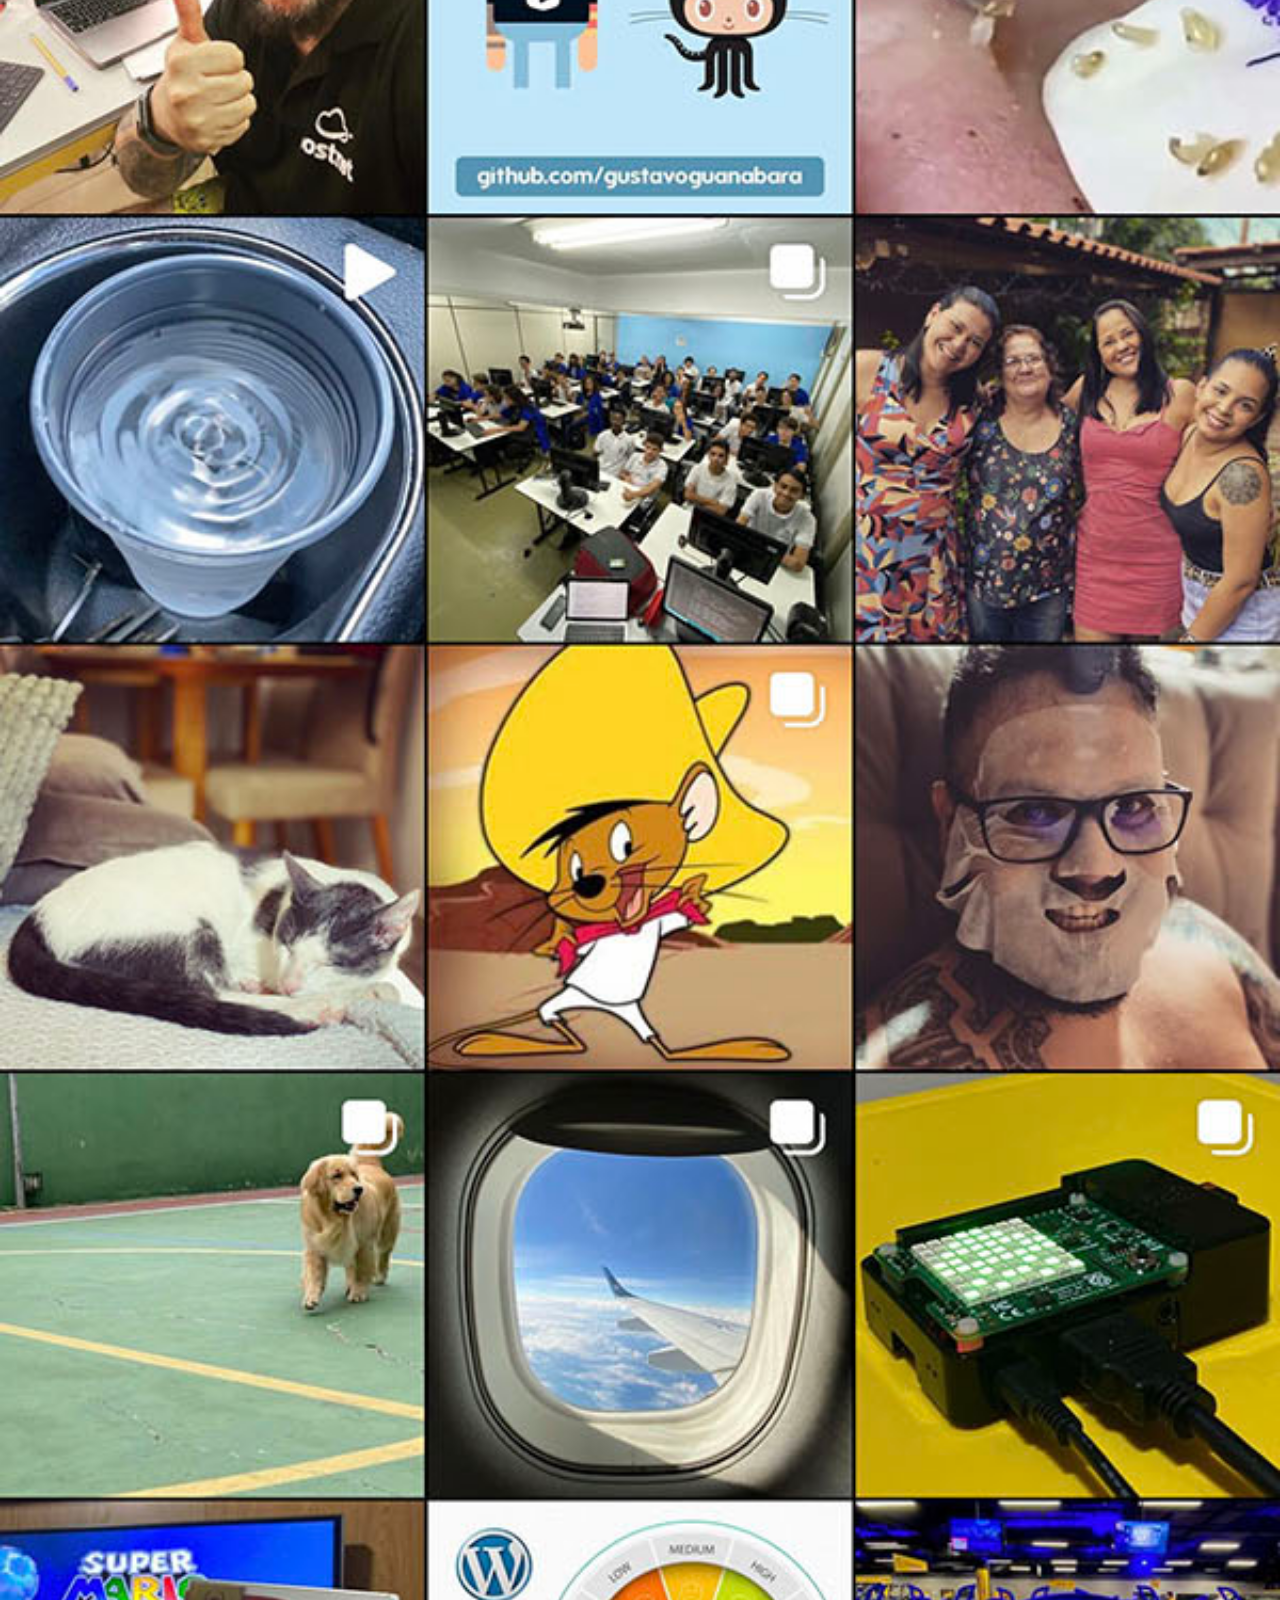
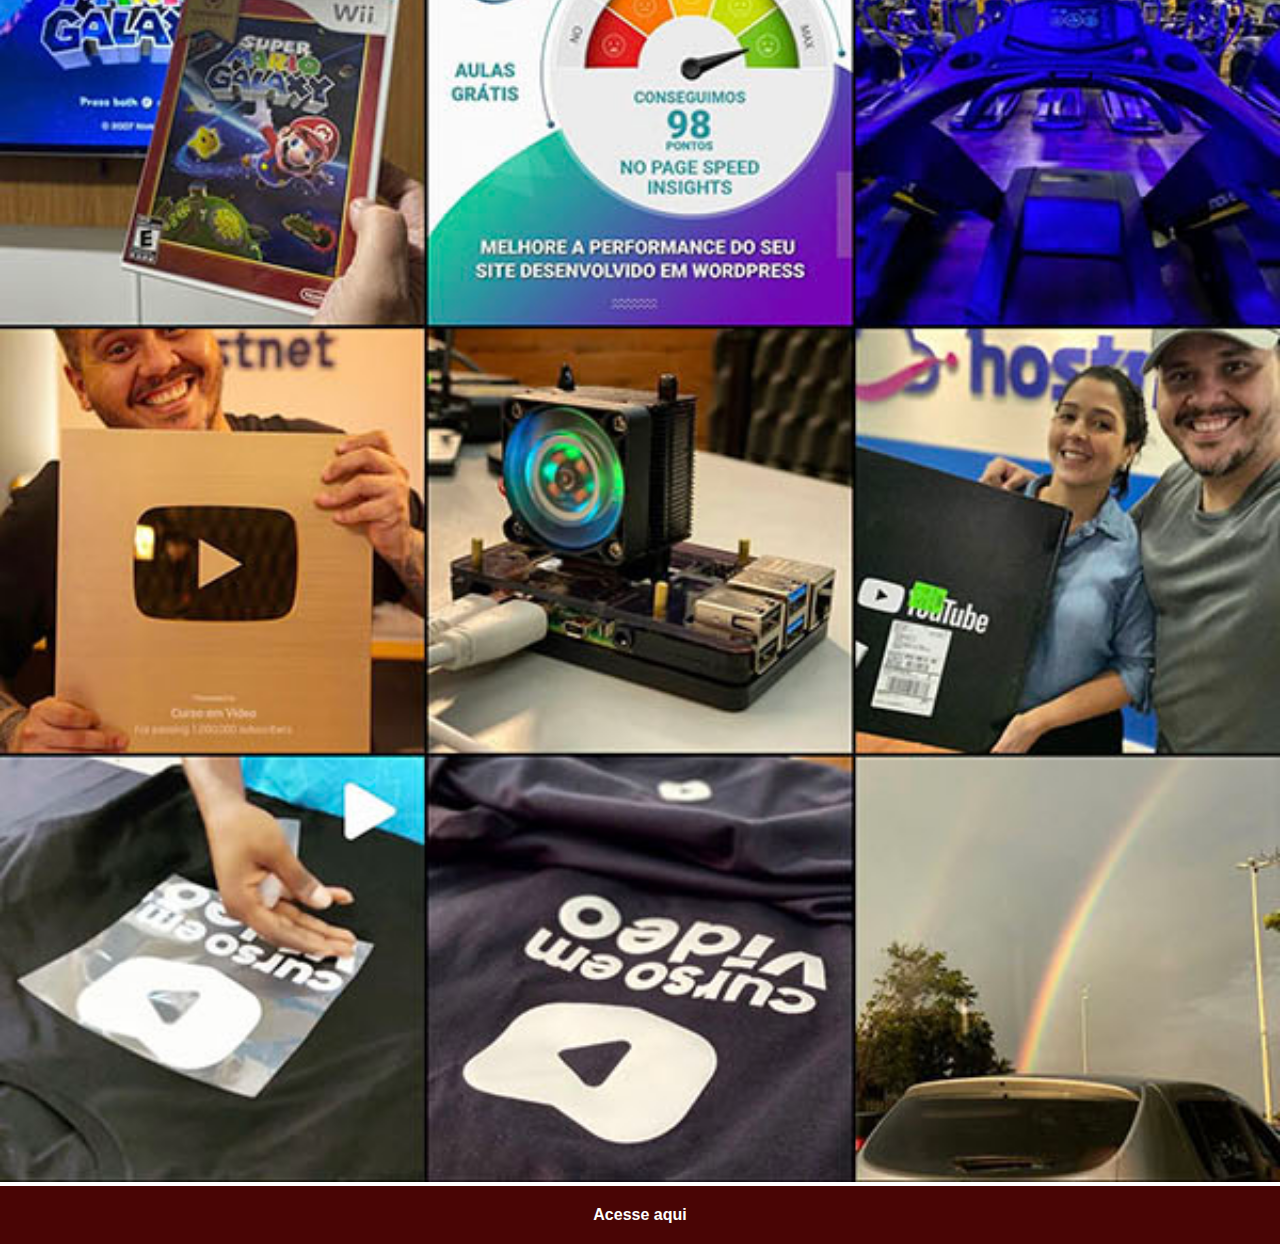
<file: instagram.html>
<!DOCTYPE html>
<html lang="en">
<head>
    <meta charset="UTF-8">
    <meta http-equiv="X-UA-Compatible" content="IE=edge">
    <meta name="viewport" content="width=device-width, initial-scale=1.0">
    <title>Document</title>
    <link rel="stylesheet" href="estilos/social.css">
</head>
<body>
    <img src="imagens/tela-instagram.jpg" alt="tela do instagram">
    <a href="instagram.com" target="blank">Acesse aqui</a>
</body>
</html>
</file>
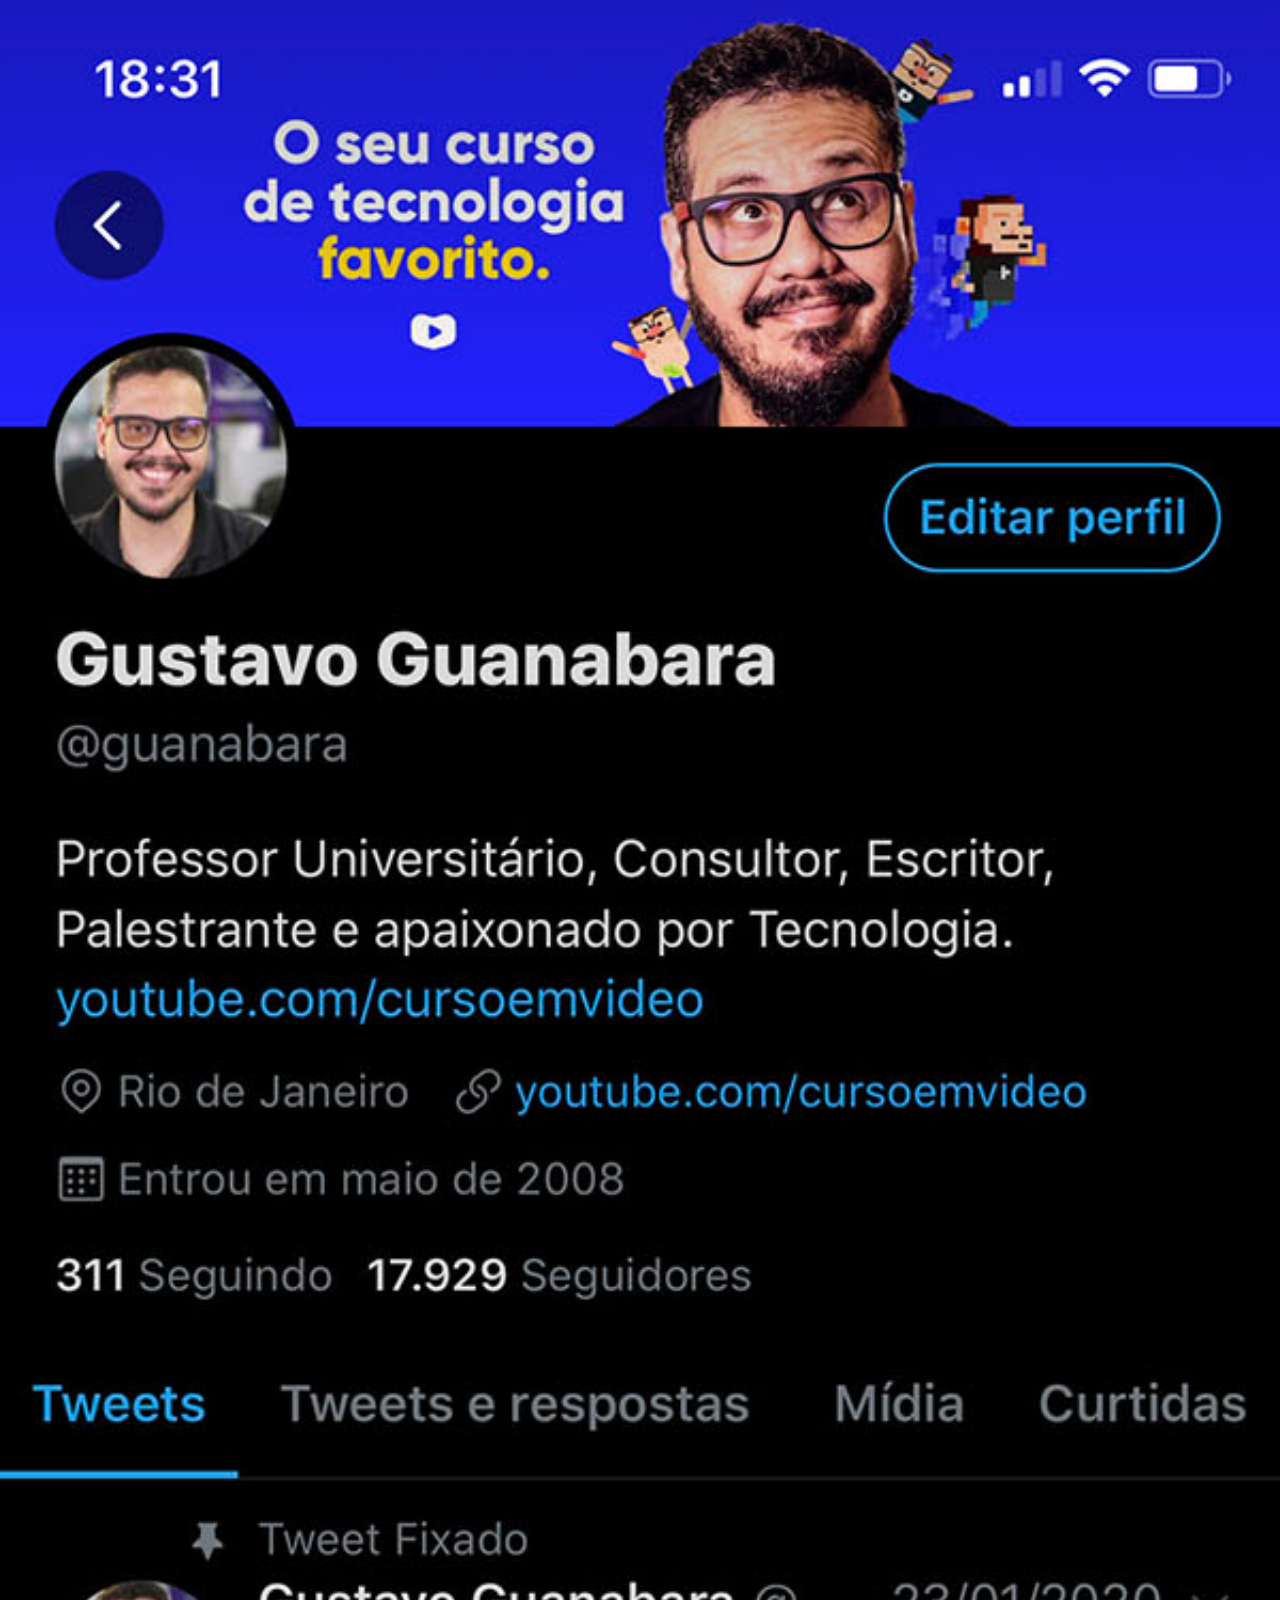
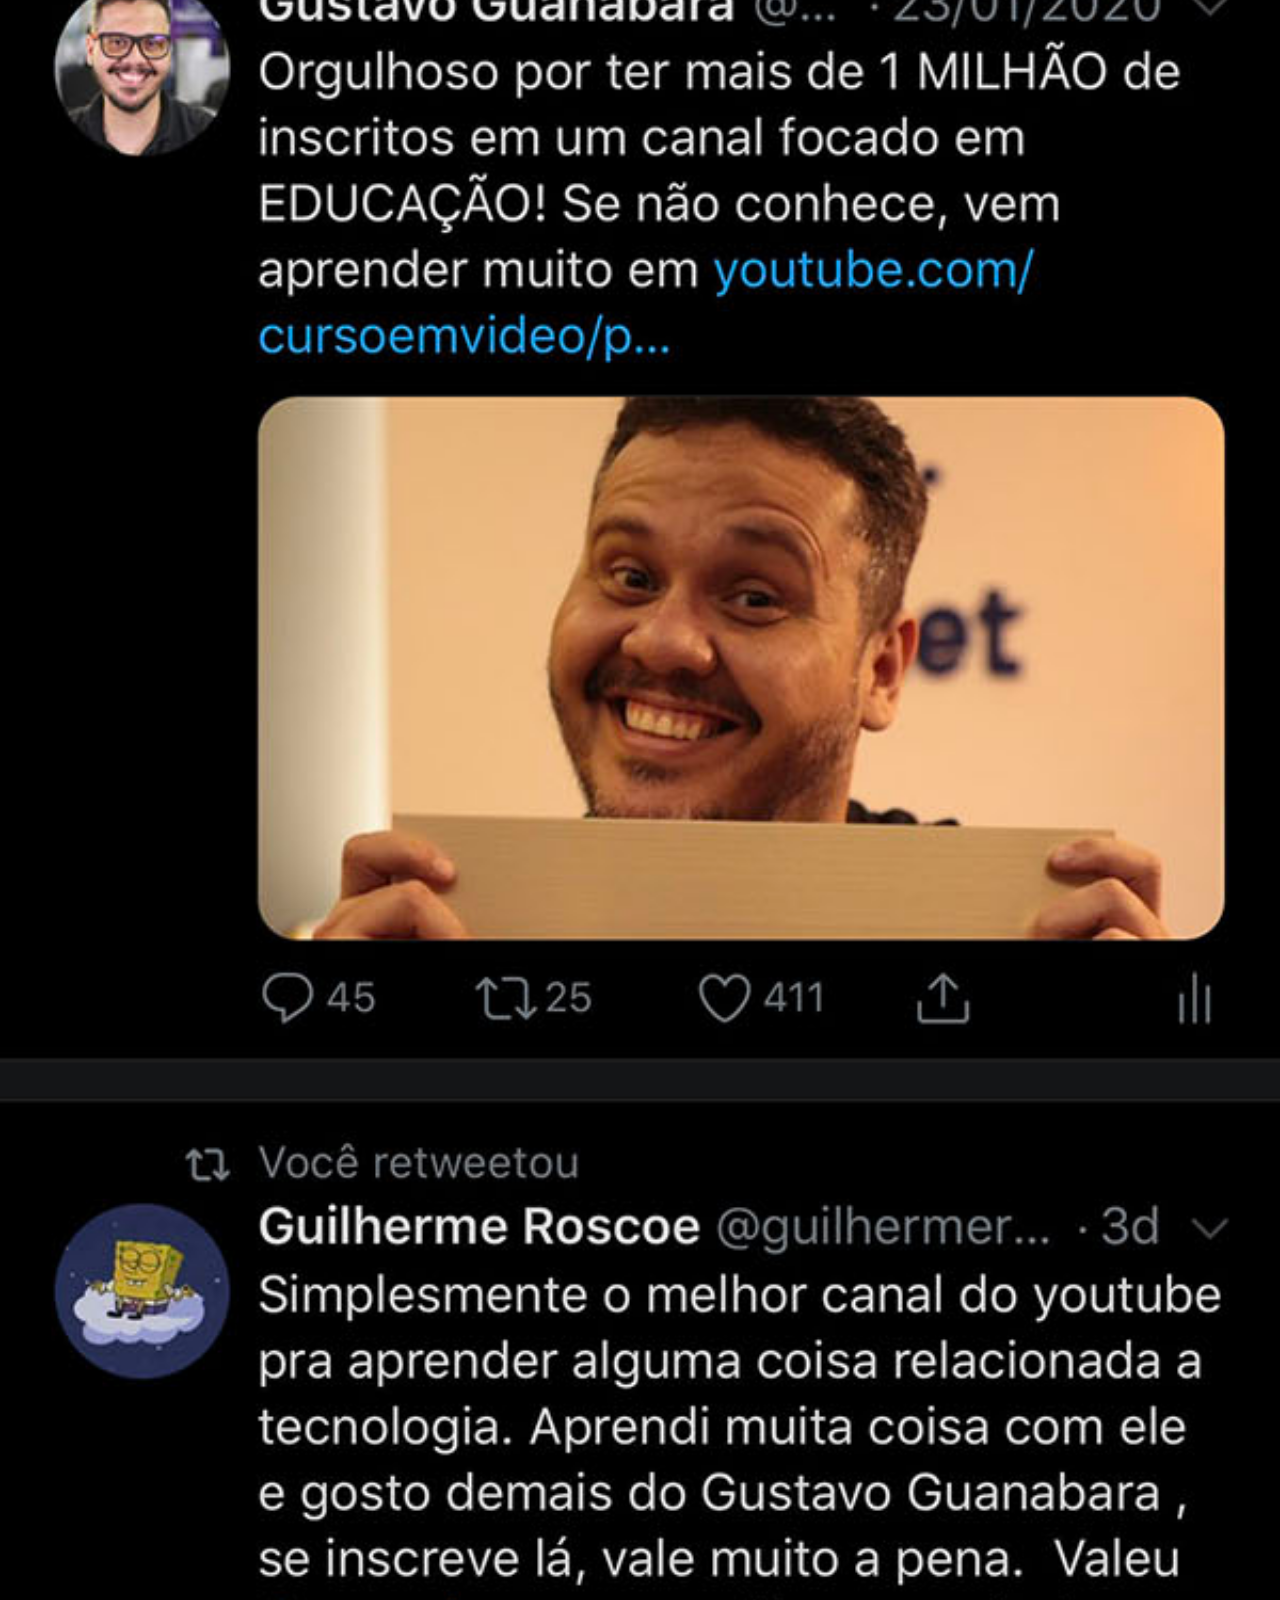
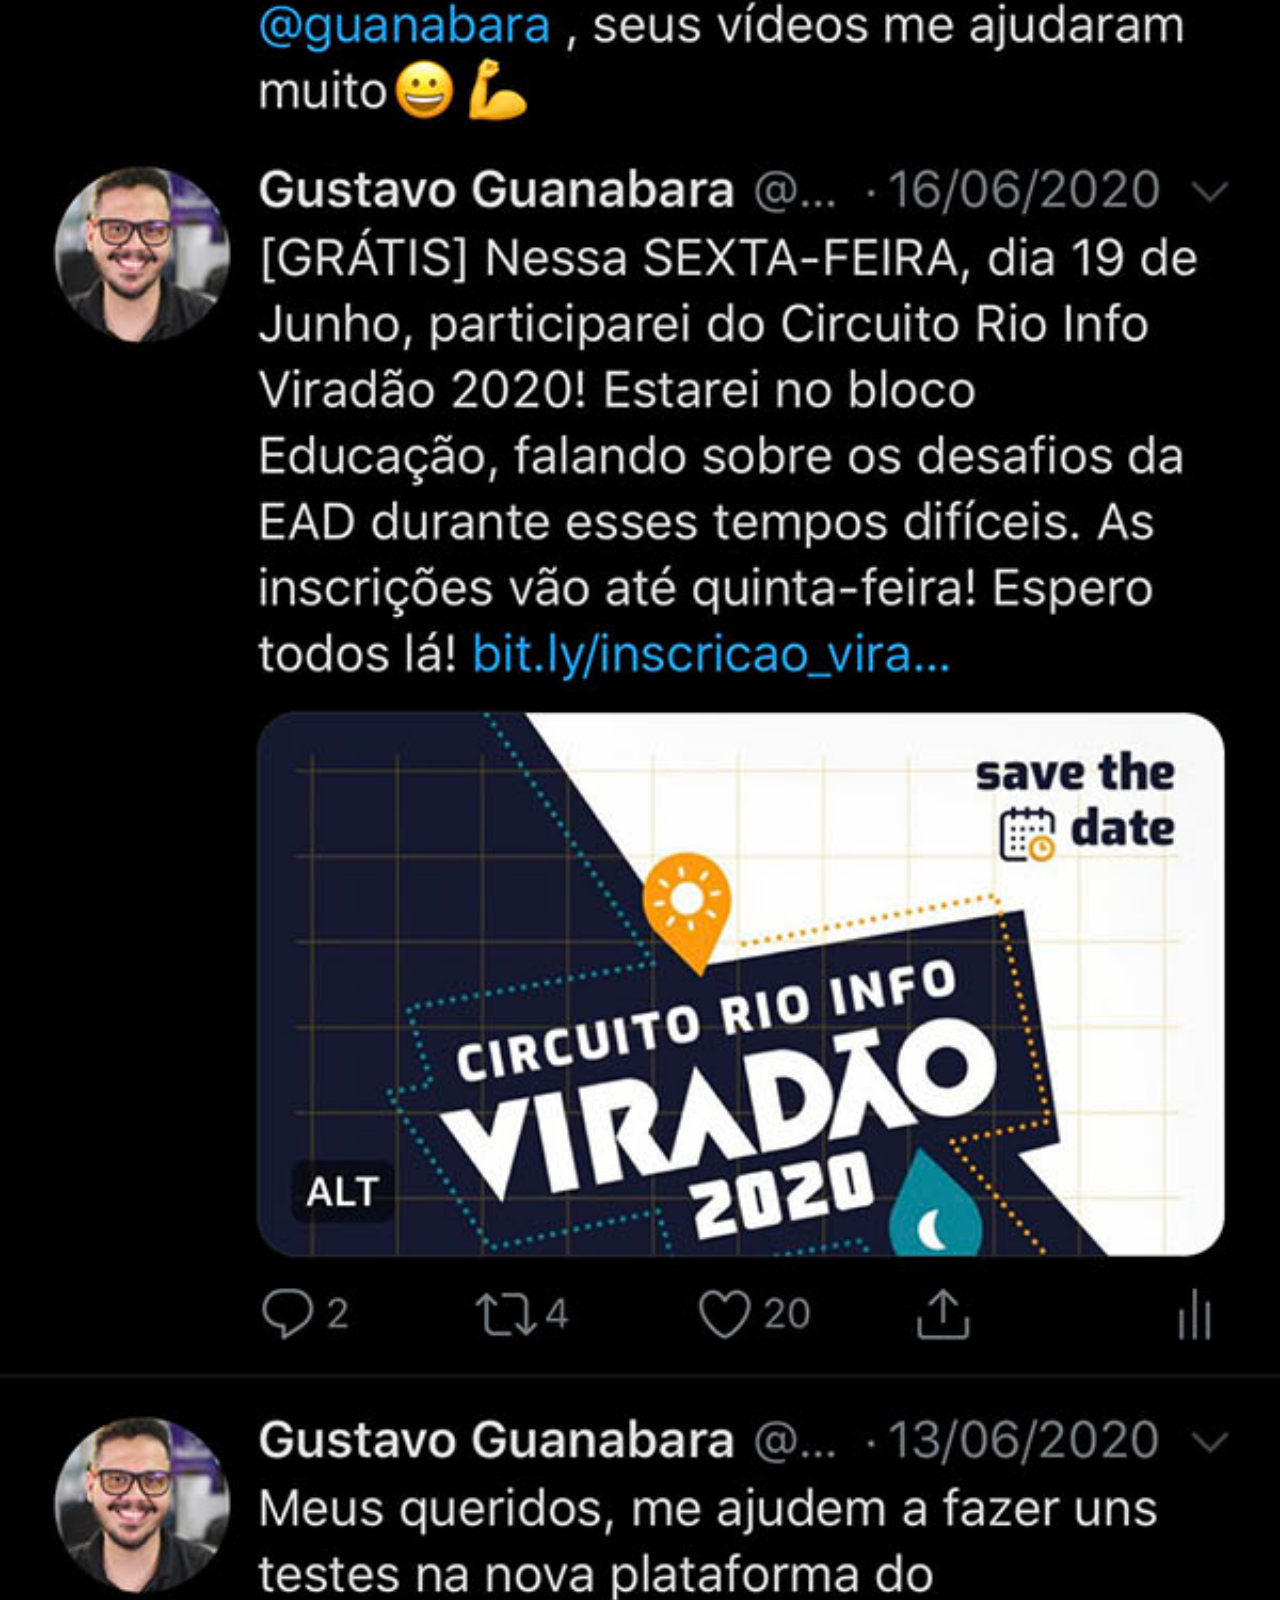
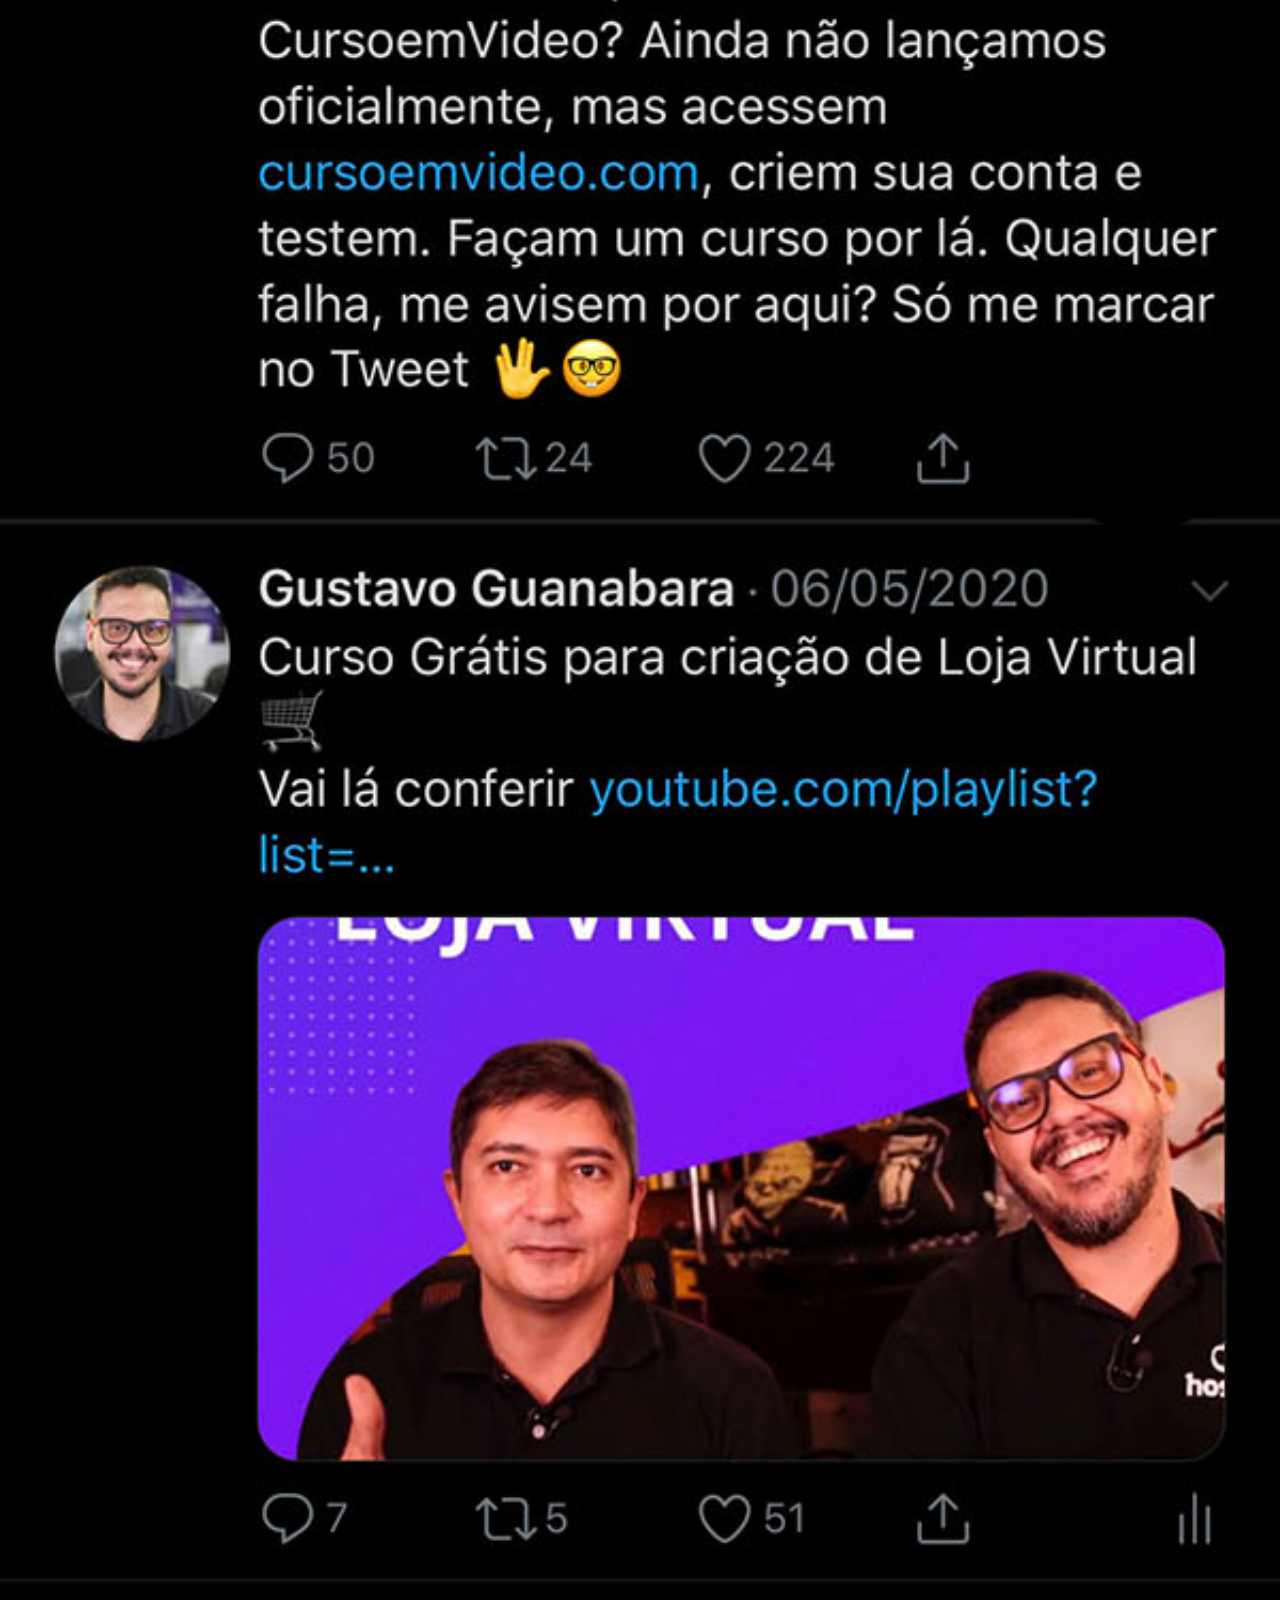
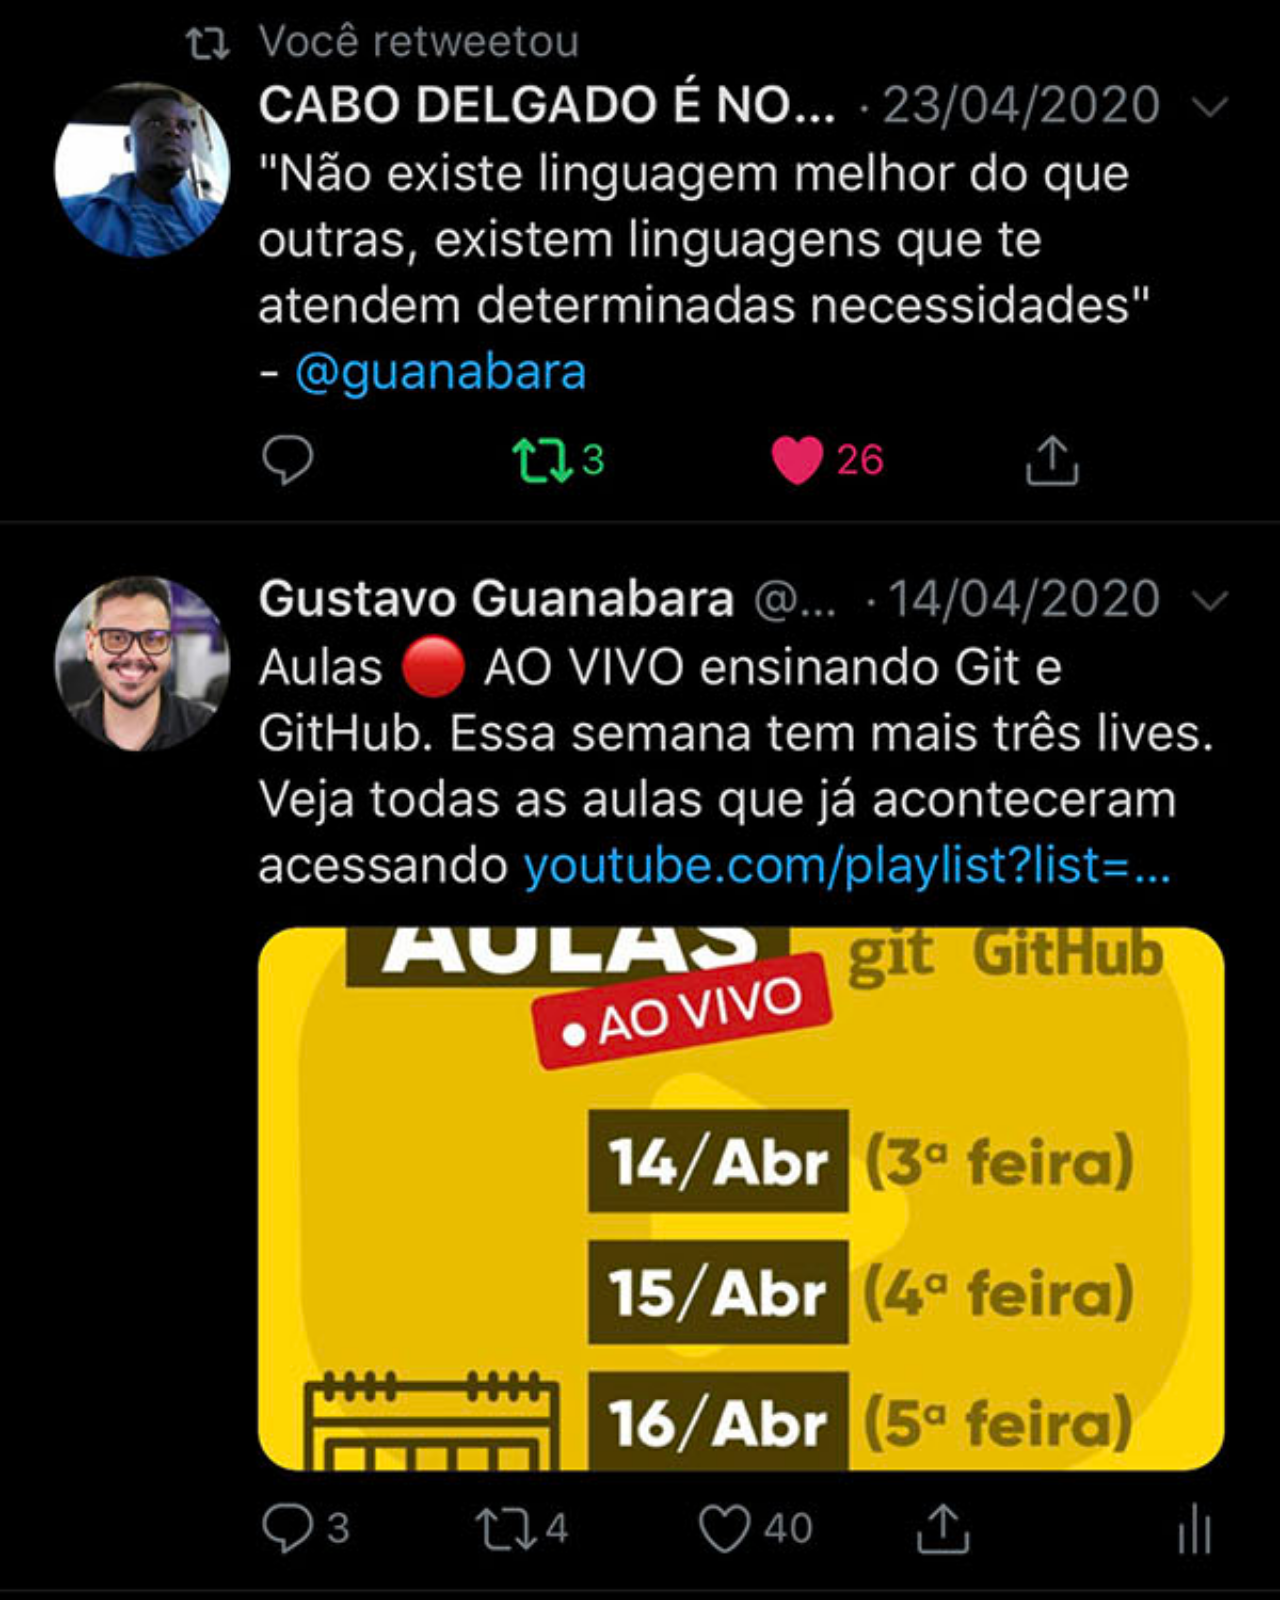
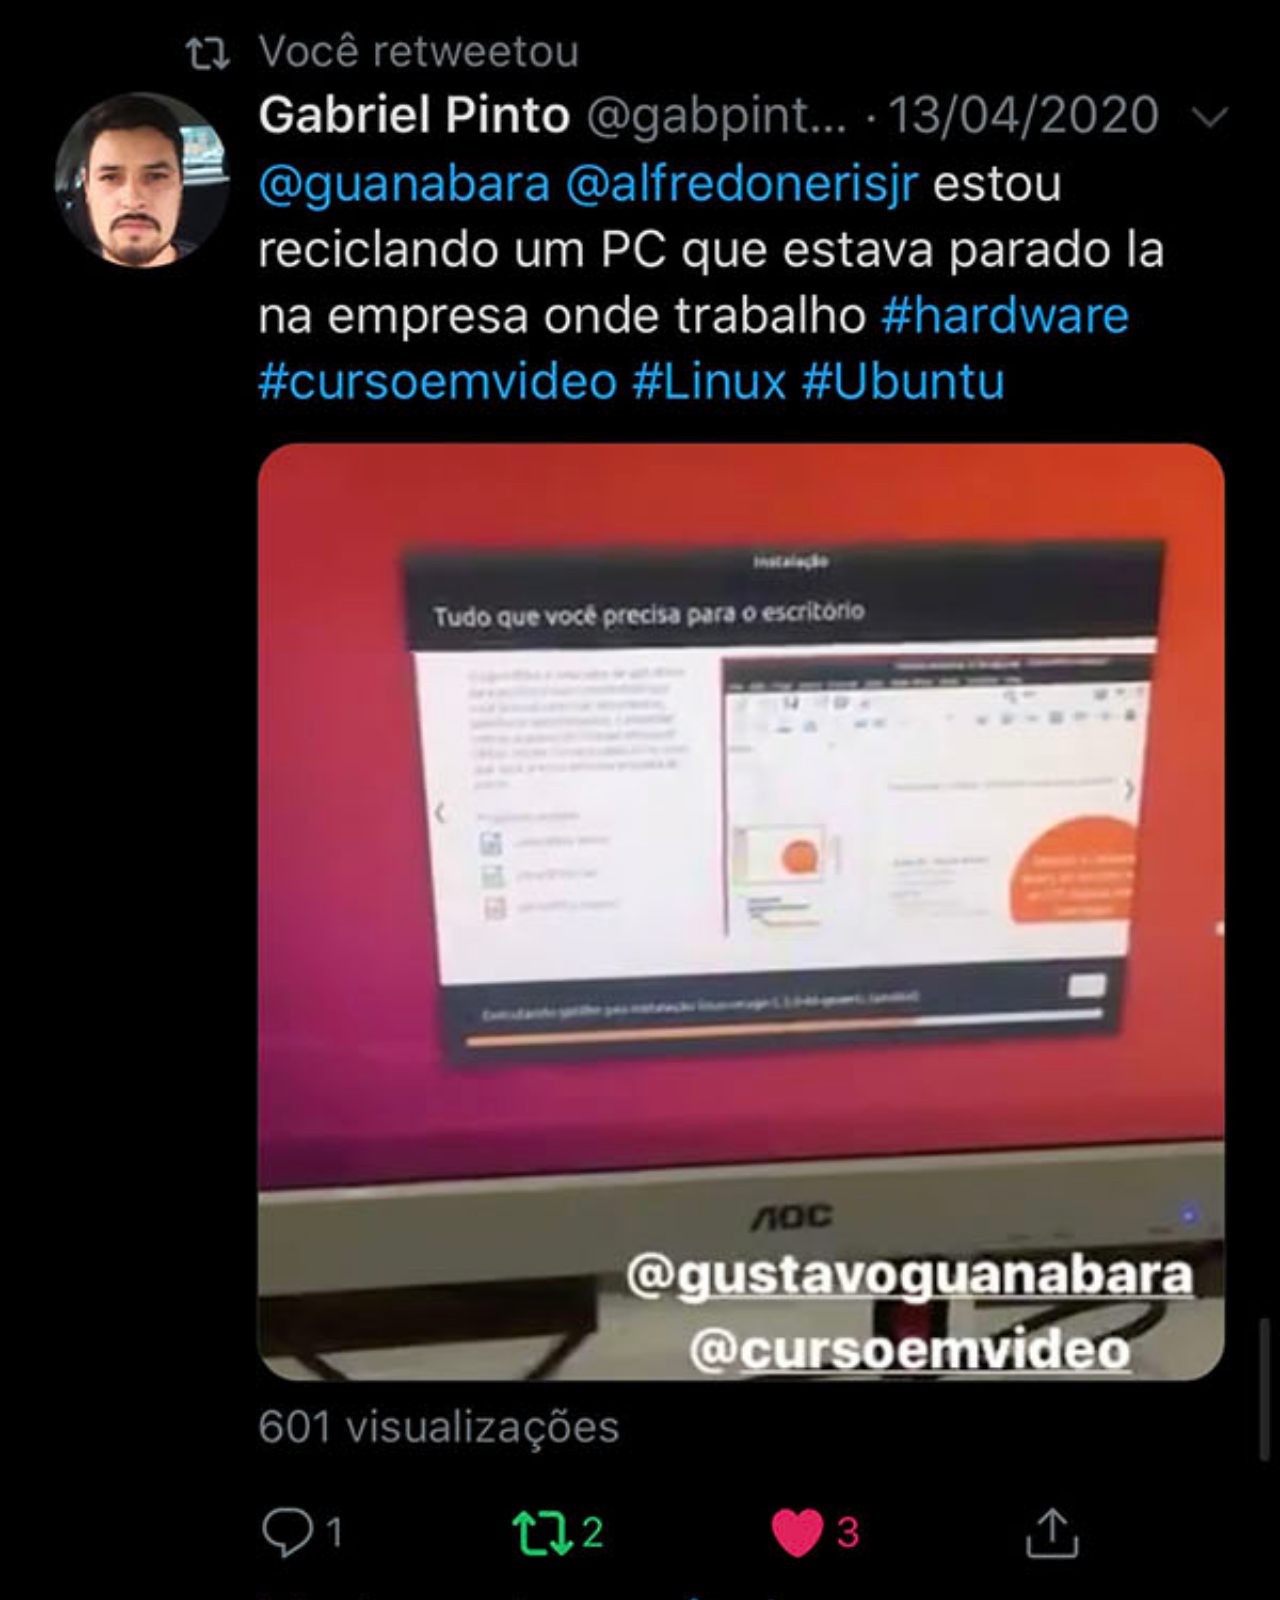
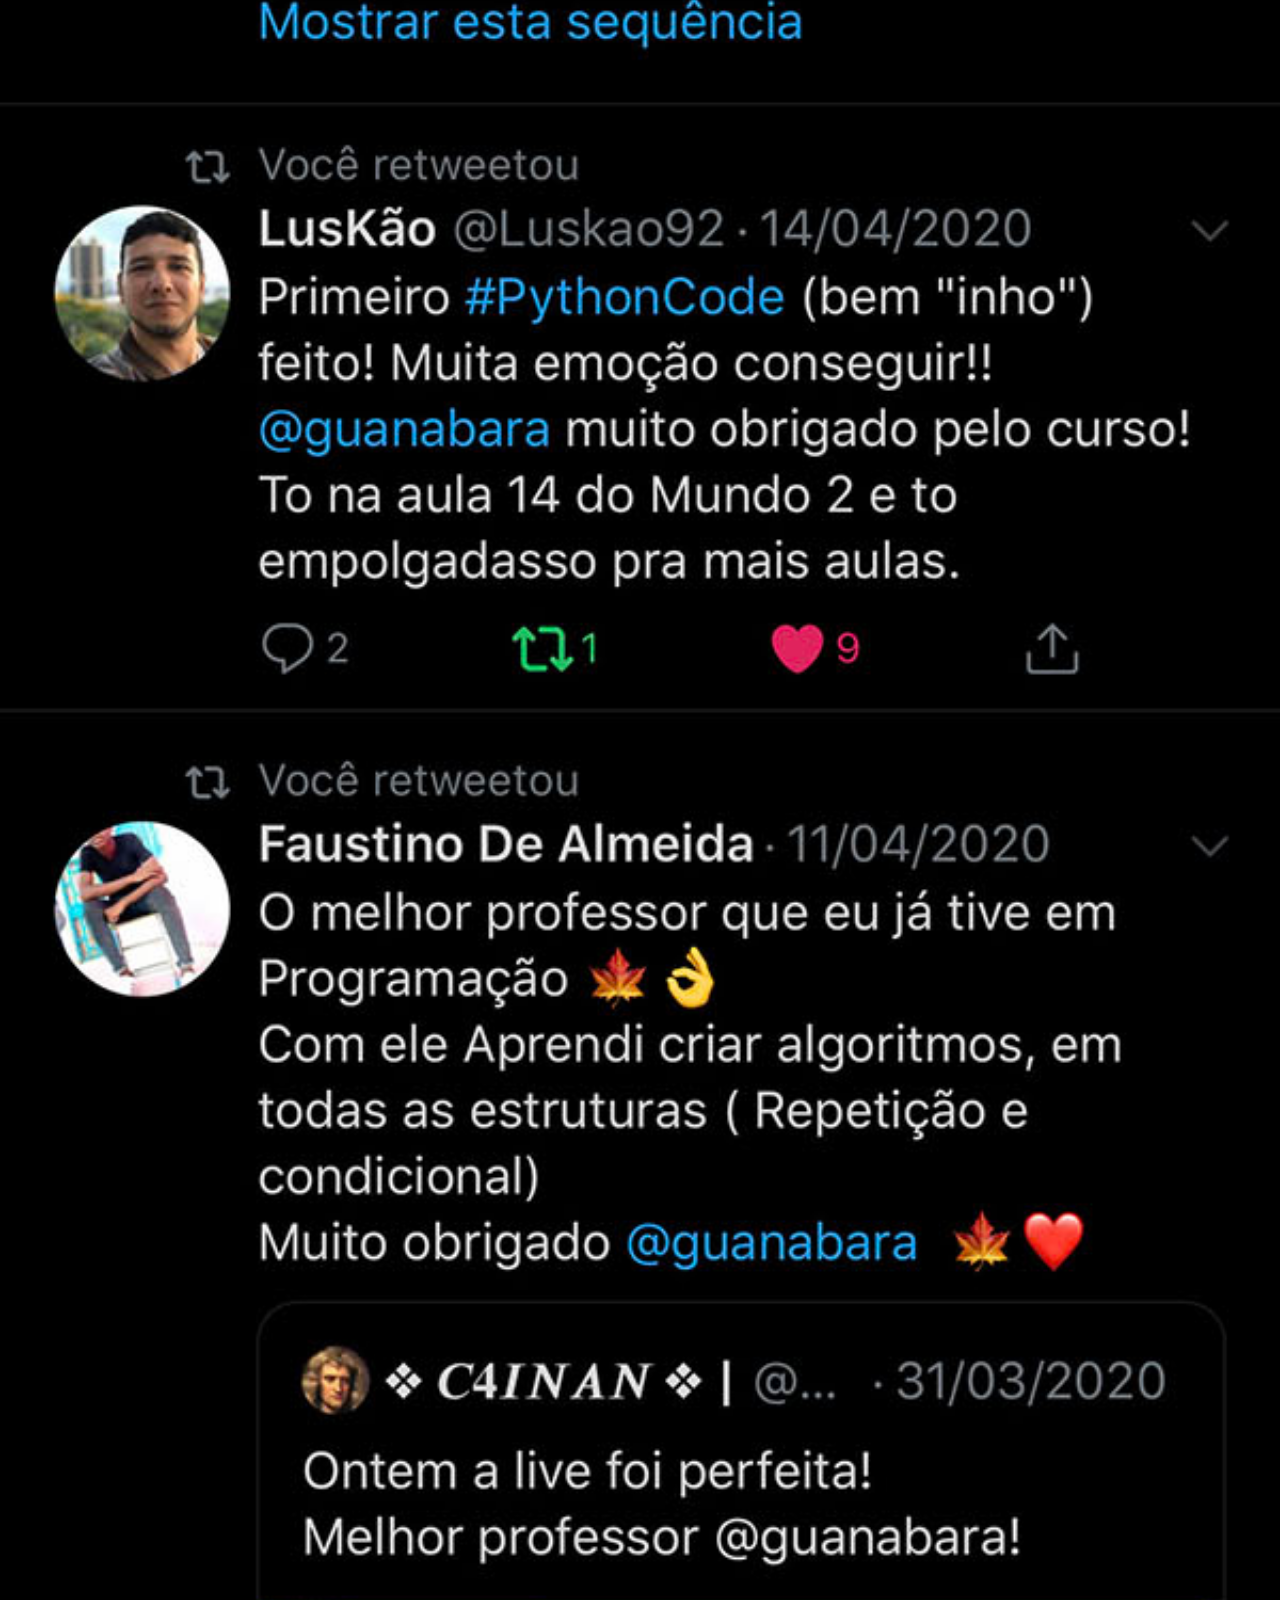
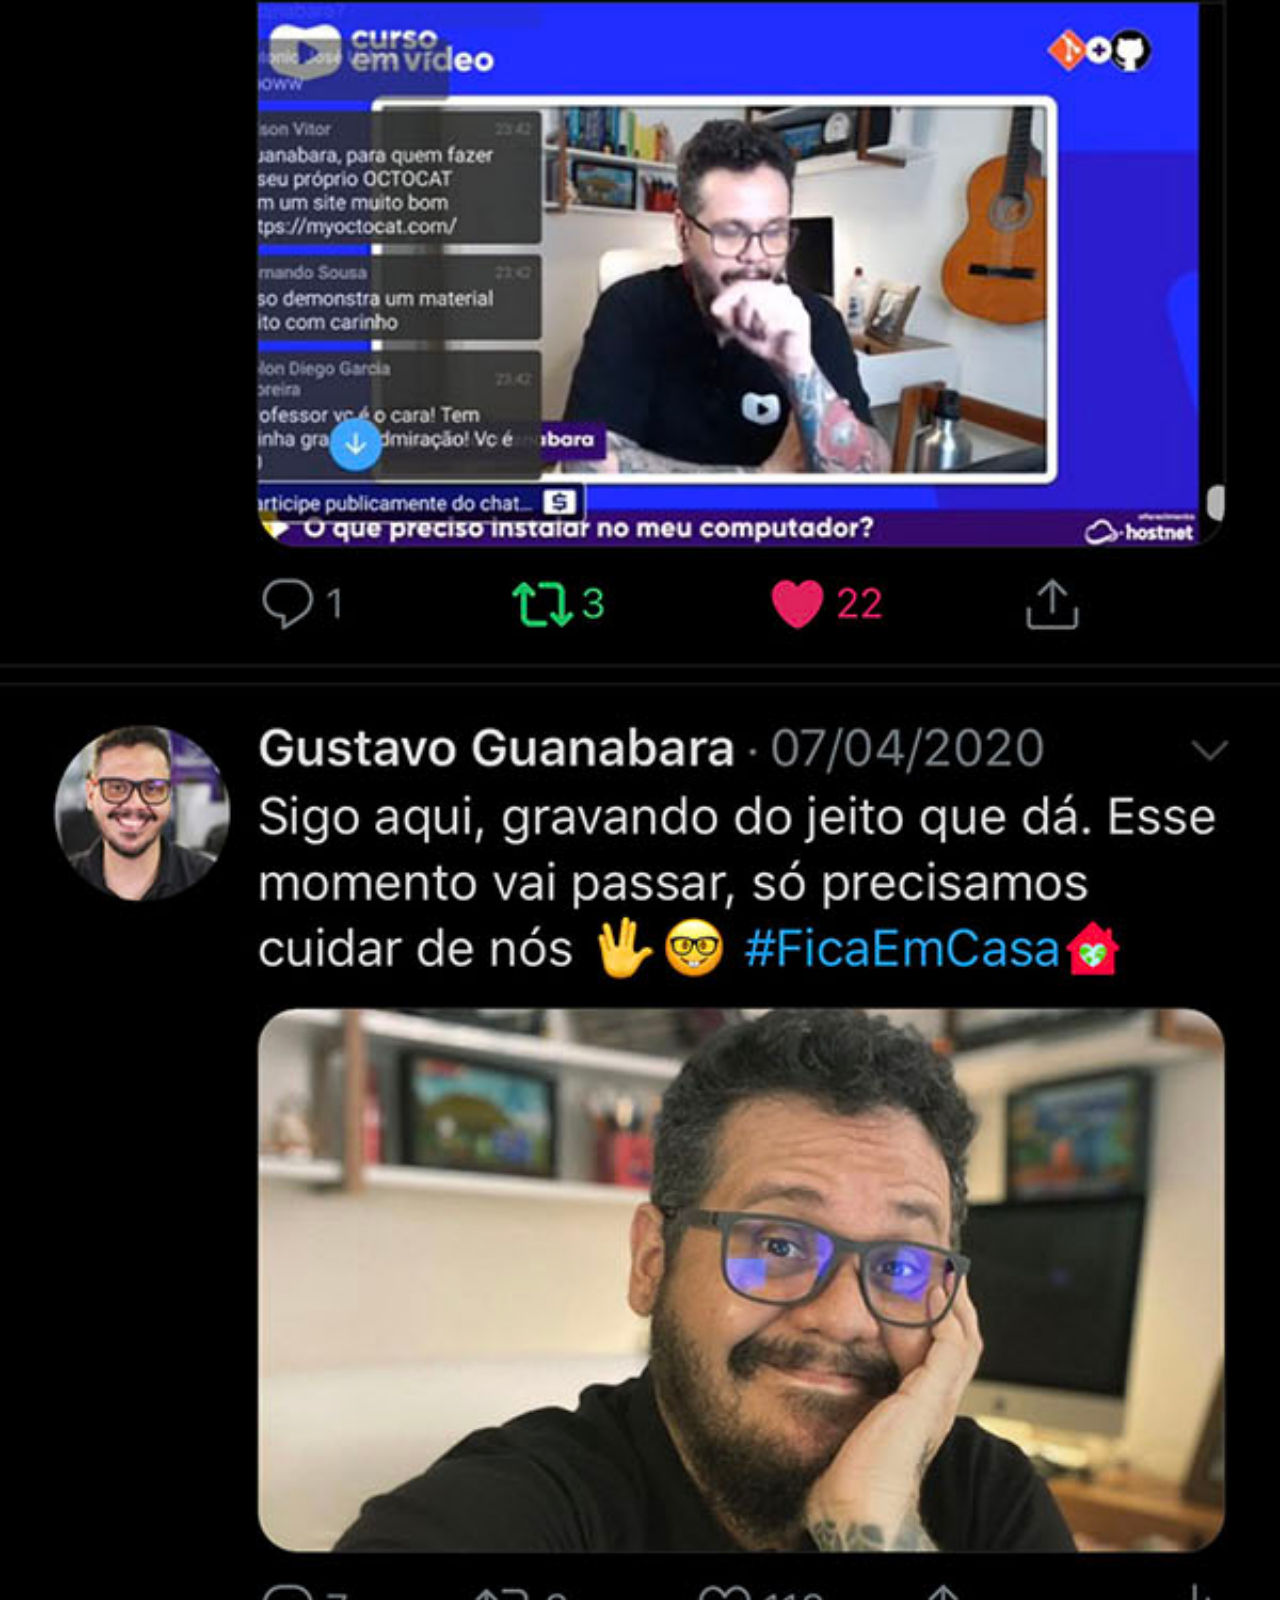
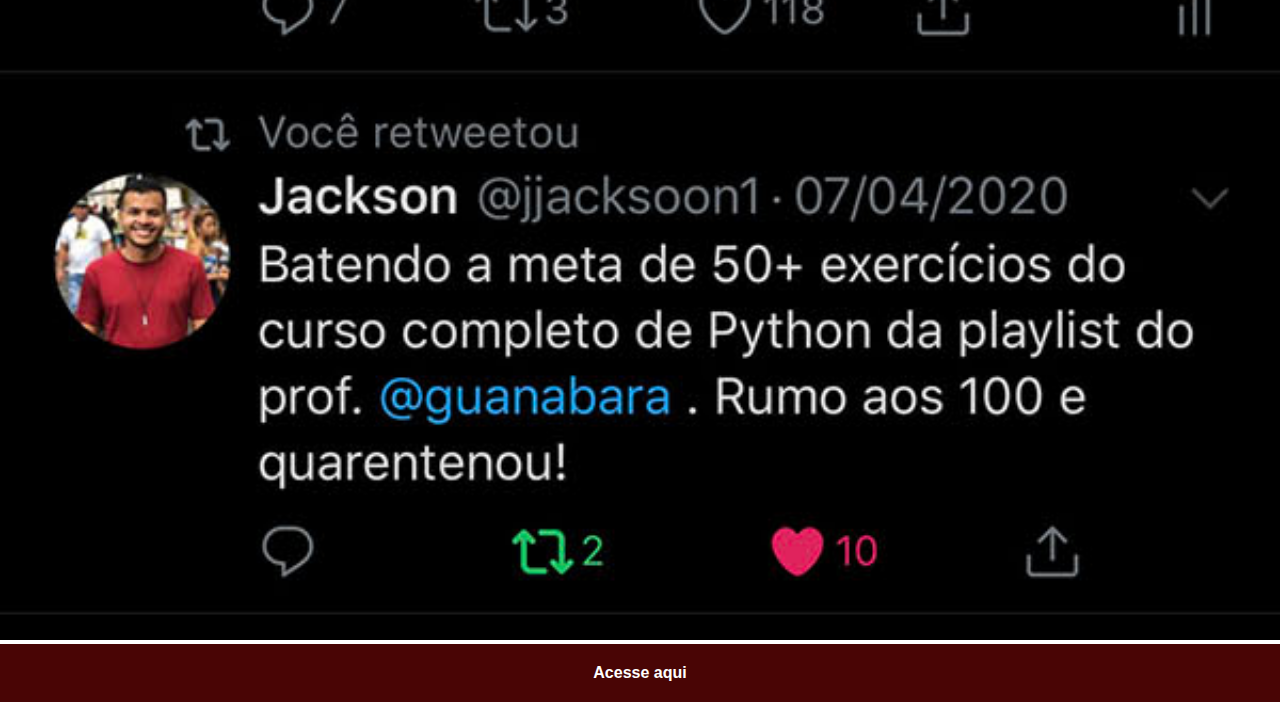
<file: twiter.html>
<!DOCTYPE html>
<html lang="en">
<head>
    <meta charset="UTF-8">
    <meta http-equiv="X-UA-Compatible" content="IE=edge">
    <meta name="viewport" content="width=device-width, initial-scale=1.0">
    <title>Document</title>
    <link rel="stylesheet" href="estilos/social.css">
</head>
<body>
    <img src="imagens/tela-twitter.jpg" alt="tela do Twiter">
    <a href="twter.com" target="blank">Acesse aqui</a>
</body>
</html>
</file>
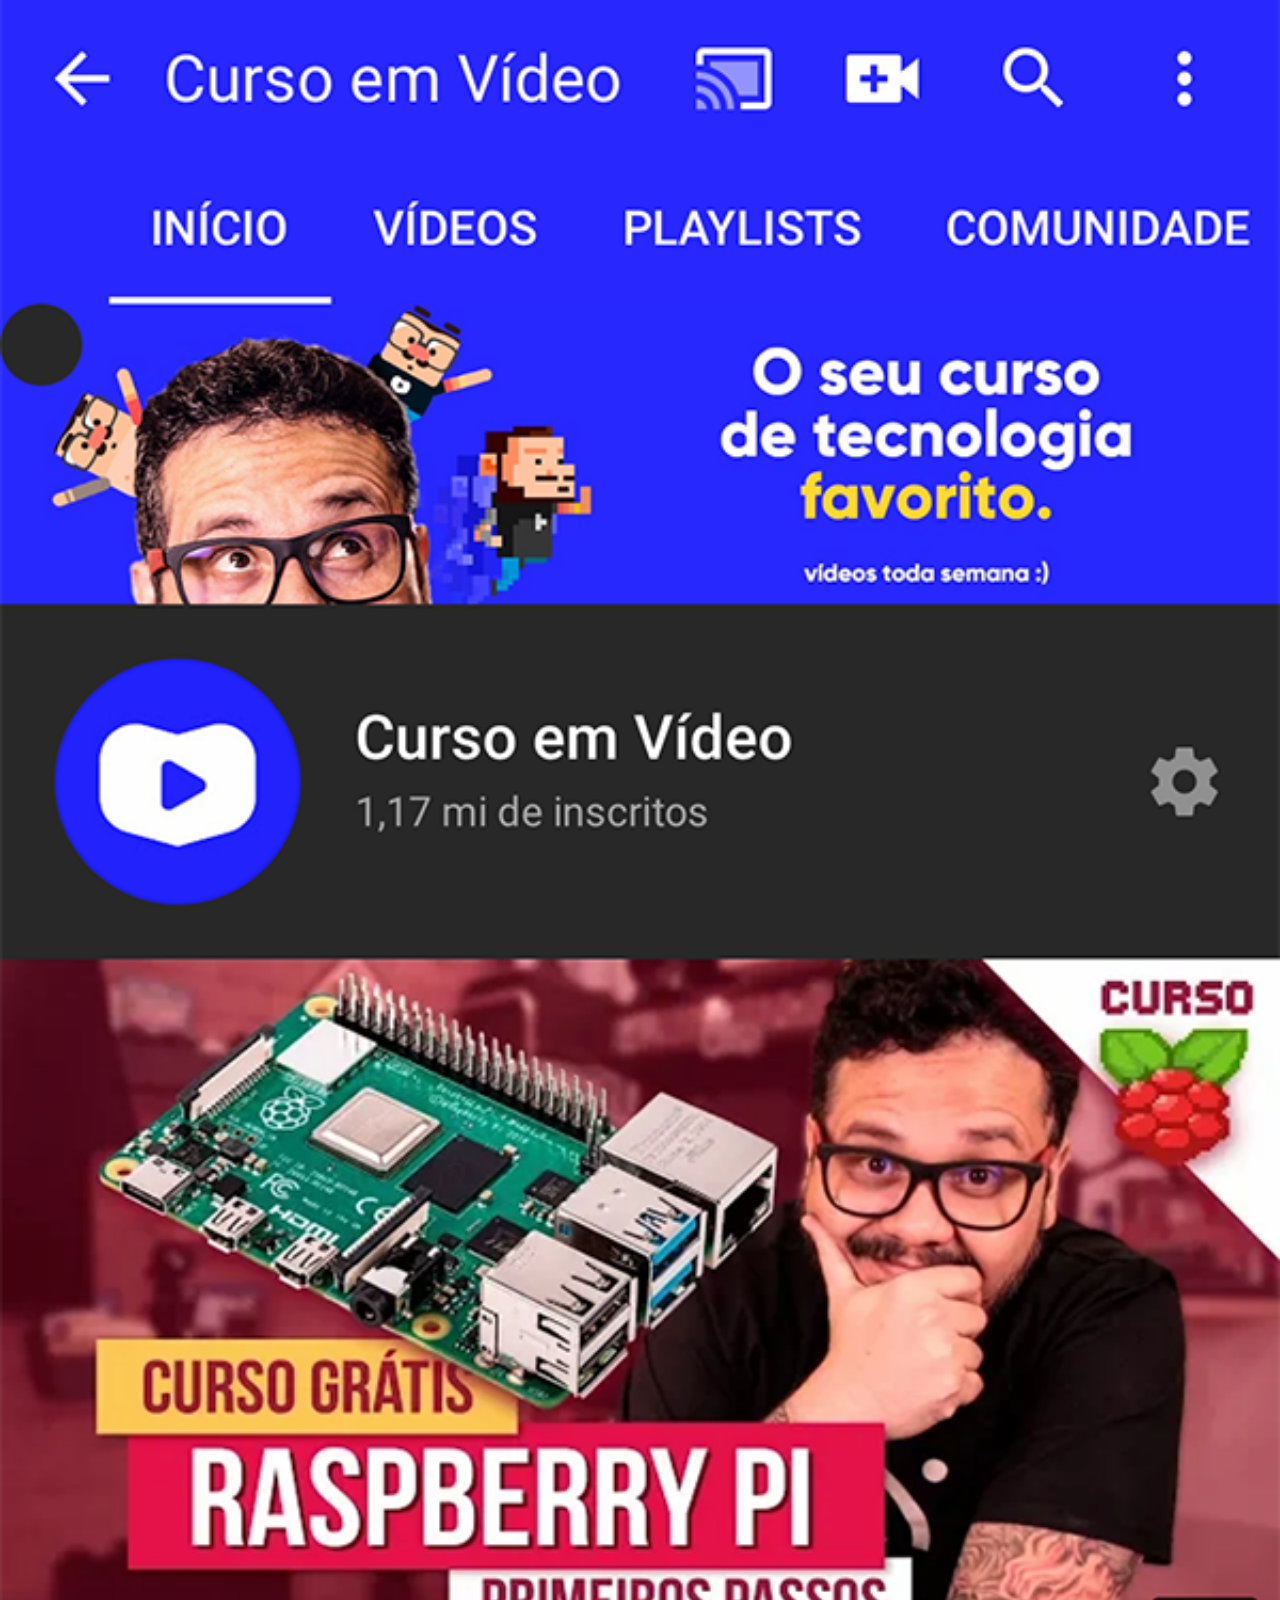
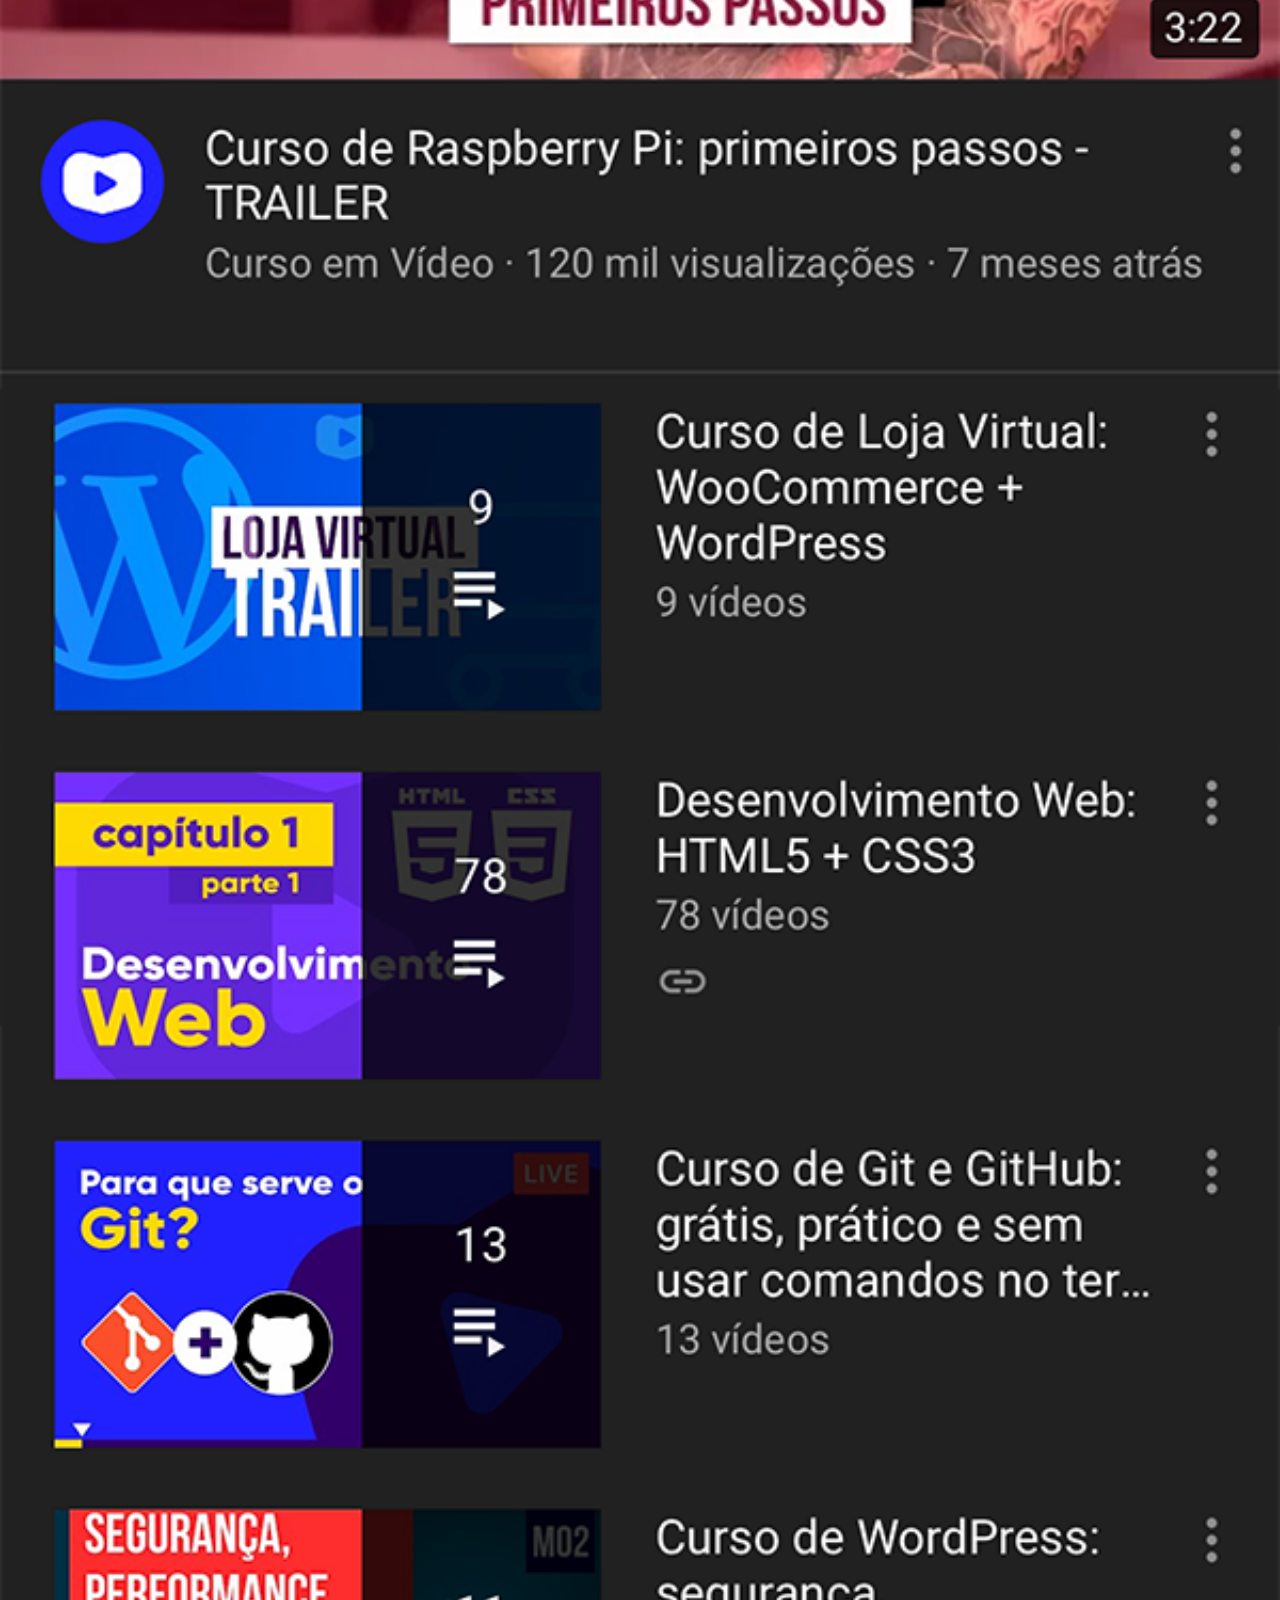
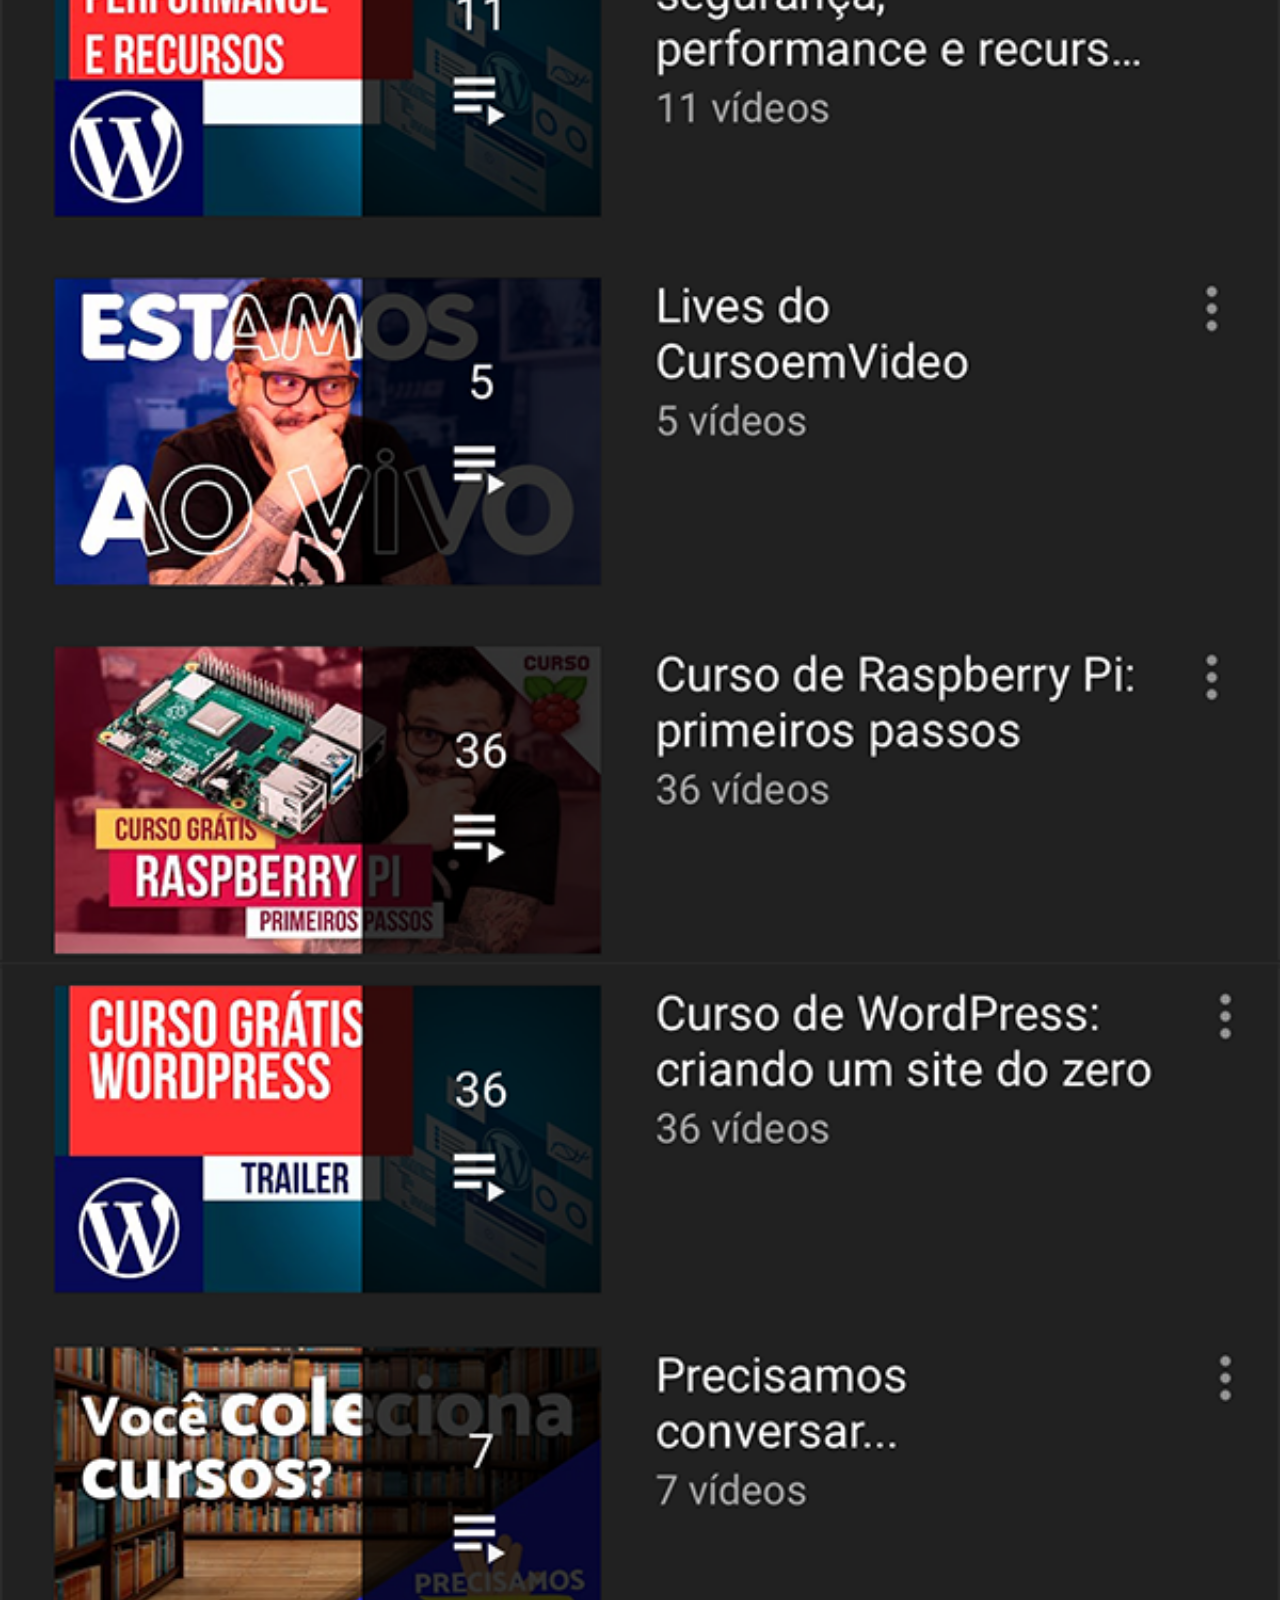
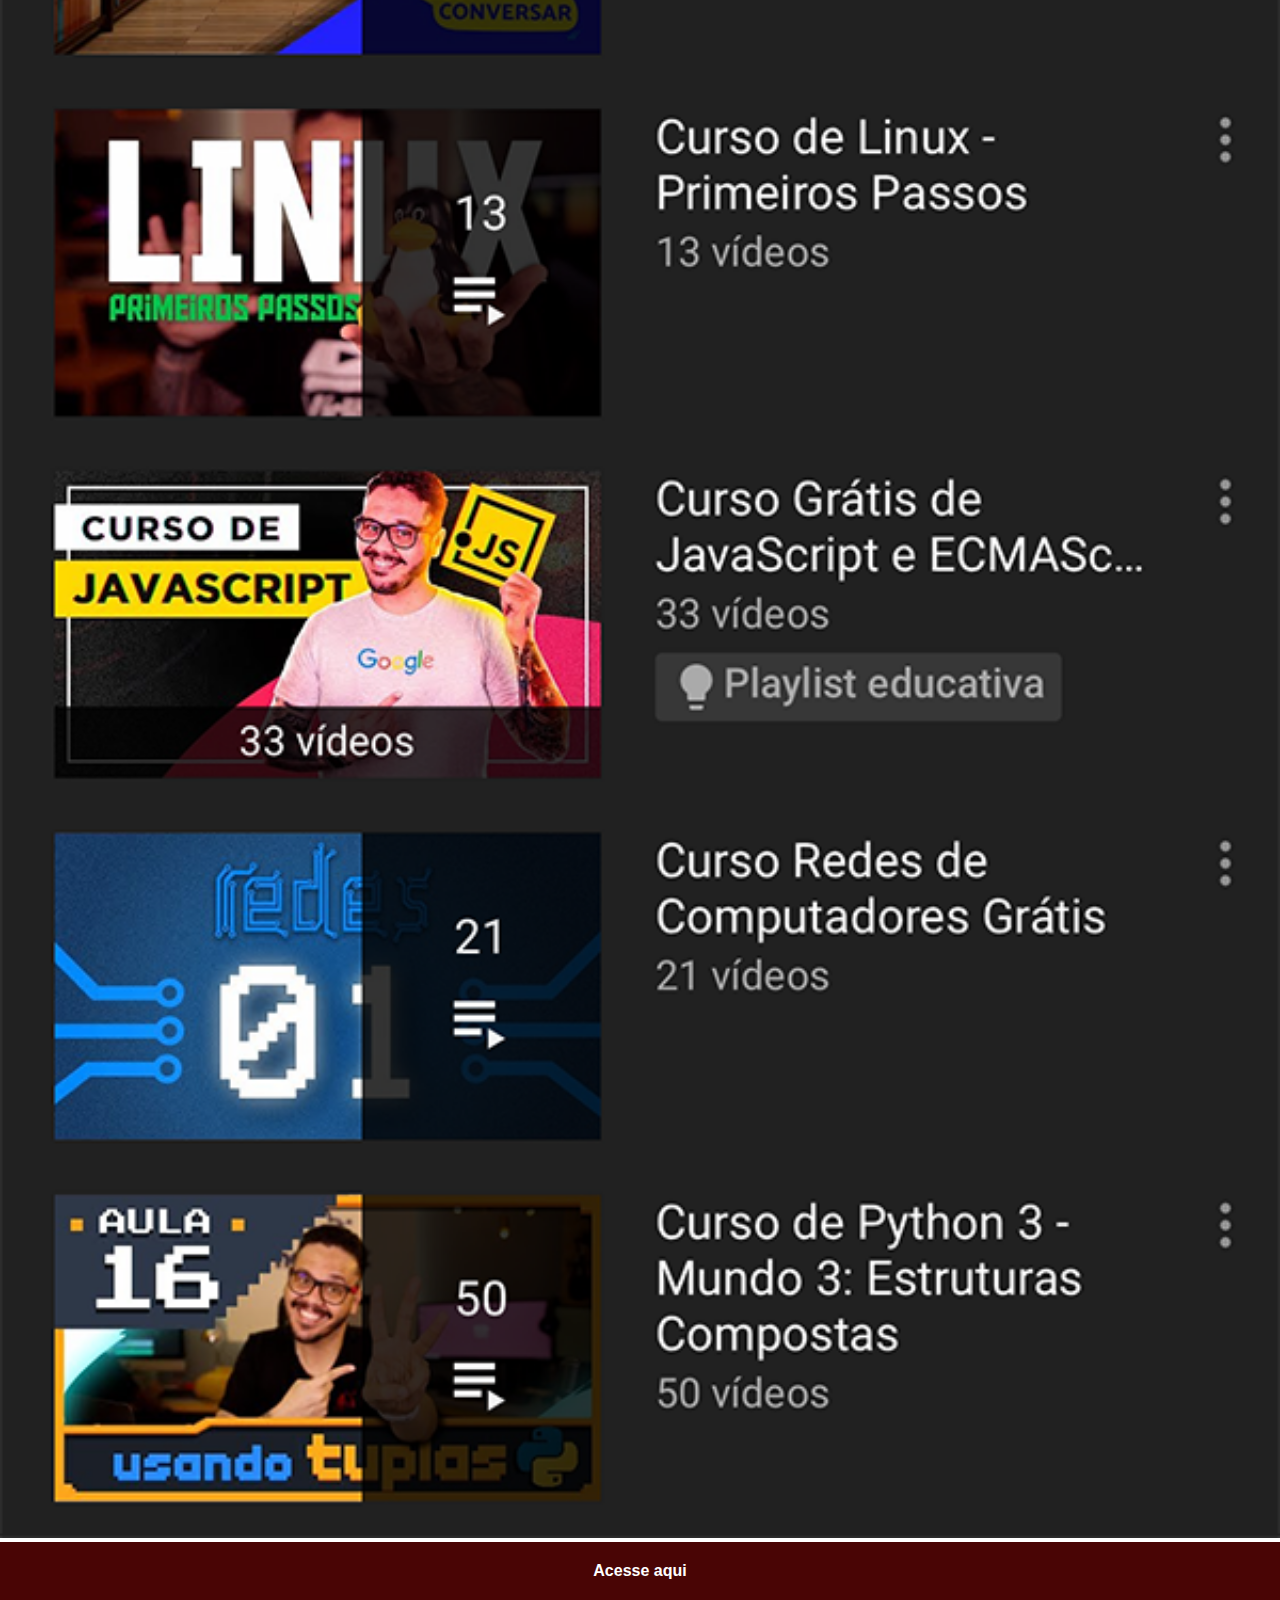
<file: youtube.html>
<!DOCTYPE html>
<html lang="en">
<head>
    <meta charset="UTF-8">
    <meta http-equiv="X-UA-Compatible" content="IE=edge">
    <meta name="viewport" content="width=device-width, initial-scale=1.0">
    <title>Document</title>
    <link rel="stylesheet" href="estilos/social.css">
</head>
<body>
    <img src="imagens/tela-youtube.png" alt="tela do Youtube">
    <a href="youtube.com" target="blank">Acesse aqui</a>
</body>
</html>
</file>
<file: estilos/style.css>
@charset "UTF-8";

*{
    margin: 0px;
    padding: 0px;
    font-family: Arial, Helvetica, sans-serif;
}
html,body{
    height: 100vh;
    width: 100vw;
    background-color: black;
}
body{
    background:url(../imagens/fundo-madeira.jpg)no-repeat top center;
    background-size: cover;
    background-attachment: fixed;

}

main{
    height:100vh ;
    position: relative;
}
section#telefone{
    position: absolute;
    top: 50%;
    left: 50%;
    transform: translate(-50%,-50%);
    height: 627px;
    width: 311px;
    background: url(../imagens/frame-iphone.png) no-repeat;

}
iframe#tela{
    position: relative;
    top: 80px;
    left: 22px;
    width: 269px;
    height: 471px;

}
section#redes{
    text-align: right;
}
section#redes img{
    width: 50px;
    margin: 10px;
    border-radius: 50%;
    box-shadow: 2px 2px 5px rgba(0, 0, 0, 0.409);
    box-sizing: border-box;/*serve para a borda fazer parte da section e ai da para trabalhar a borda*/
}
section#redes img:hover{
    border: 2px solid rgba(255, 255, 255, 0.678);
    transform: translate(-3px,-3px);
    box-shadow: 5px 5px 10px rgba(0, 0, 0, 0.418);
    transition: transform 0.3s,border 4s;/*efeito na marcação */
}
</file>
<file: estilos/social.css>
*{
            margin: 0px;
            padding: 0px;
            font-family: Arial, Helvetica, sans-serif;
        }
        ::-webkit-scrollbar{/*Scrollbar é a rolagem lateral*/
            width: 0px;
            height: 0px;
        }
        img{
            width: 100vw;
           
        }
        a{
            display: block;
            background-color: rgb(73, 5, 5);
            padding: 20px;
            text-align: center;
            font-weight: bolder;
            text-decoration: none;
            color: white;
        }
        a:hover{
            background-color: red;
            text-decoration: underline;
        }
</file>
